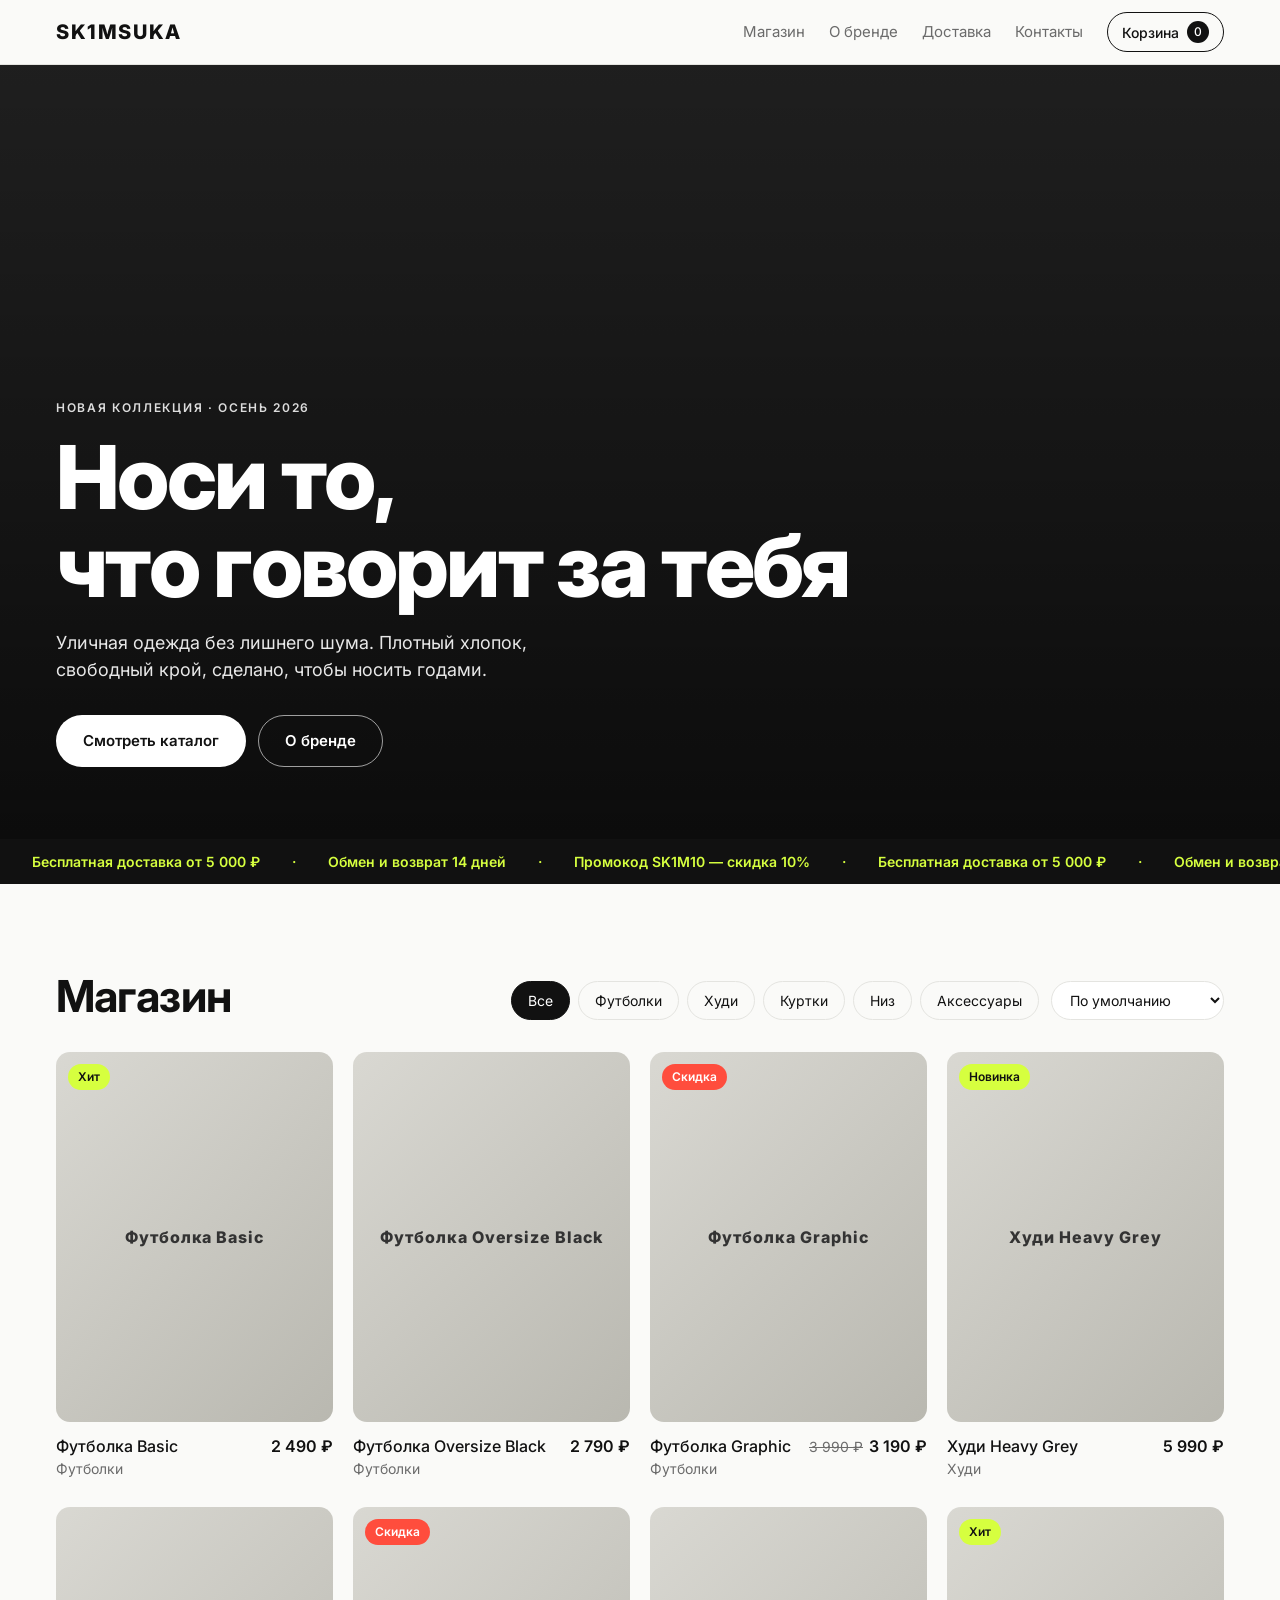
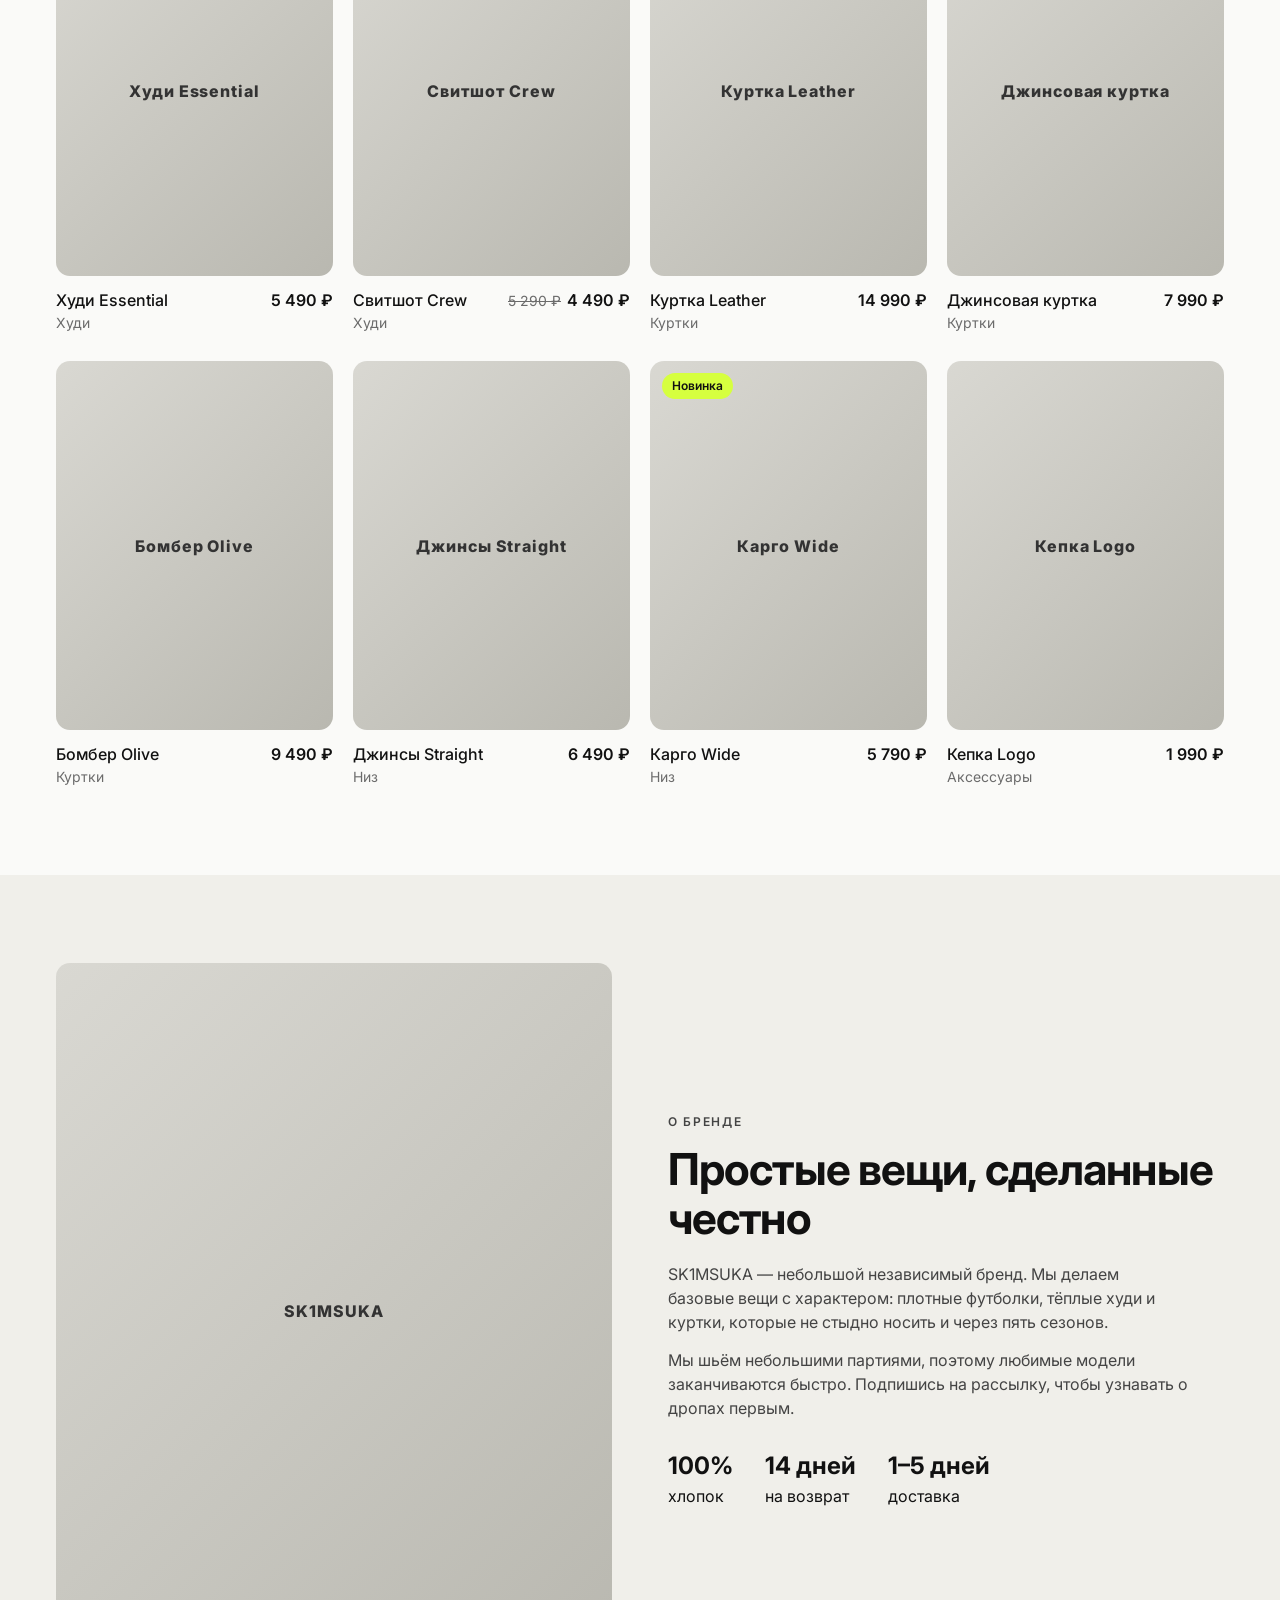
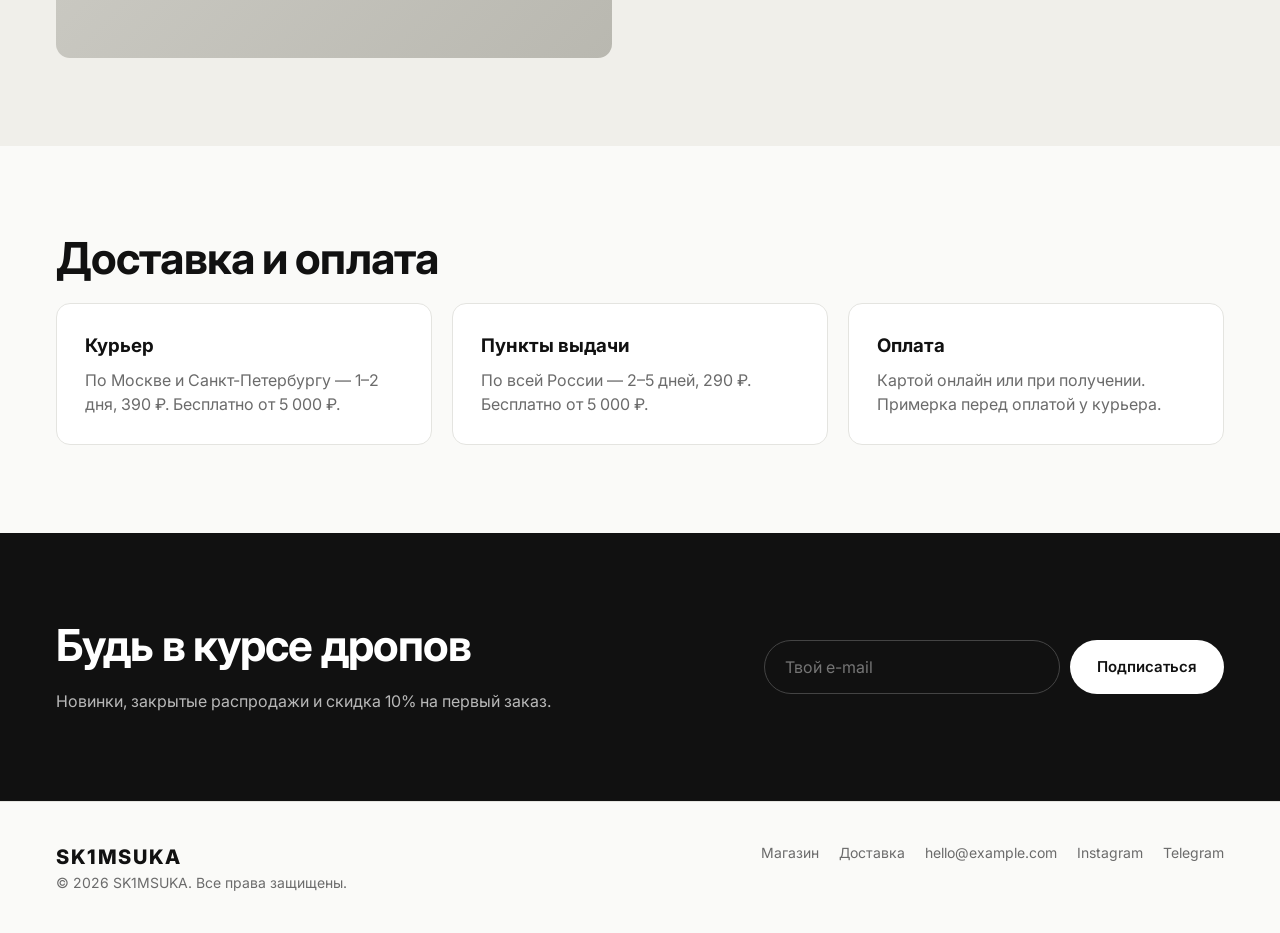
<file: index.html>
<!doctype html>
<html lang="ru">
<head>
  <meta charset="utf-8">
  <meta name="viewport" content="width=device-width, initial-scale=1">
  <title>SK1MSUKA — одежда</title>
  <meta name="description" content="SK1MSUKA — бренд уличной одежды. Футболки, худи, куртки, джинсы и аксессуары.">
  <link rel="preconnect" href="https://fonts.googleapis.com">
  <link rel="preconnect" href="https://fonts.gstatic.com" crossorigin>
  <link href="https://fonts.googleapis.com/css2?family=Inter:wght@400;500;600;800&display=swap" rel="stylesheet">
  <link rel="stylesheet" href="styles.css">
</head>
<body>

<header class="header">
  <div class="container header__inner">
    <button class="icon-btn burger" id="burger" aria-label="Меню">☰</button>
    <a href="#" class="logo">SK1MSUKA</a>
    <nav class="nav" id="nav">
      <a href="#shop">Магазин</a>
      <a href="#about">О бренде</a>
      <a href="#delivery">Доставка</a>
      <a href="#contacts">Контакты</a>
    </nav>
    <button class="cart-btn" id="cartOpen" aria-label="Корзина">
      Корзина <span class="cart-count" id="cartCount">0</span>
    </button>
  </div>
</header>

<main>
  <section class="hero">
    <div class="hero__bg"></div>
    <div class="container hero__content">
      <p class="eyebrow">Новая коллекция · Осень 2026</p>
      <h1>Носи то,<br>что говорит за тебя</h1>
      <p class="hero__text">Уличная одежда без лишнего шума. Плотный хлопок, свободный крой, сделано, чтобы носить годами.</p>
      <div class="hero__actions">
        <a href="#shop" class="btn btn--light">Смотреть каталог</a>
        <a href="#about" class="btn btn--ghost">О бренде</a>
      </div>
    </div>
  </section>

  <div class="marquee" aria-hidden="true">
    <div class="marquee__track">
      <span>Бесплатная доставка от 5 000 ₽</span><span>·</span>
      <span>Обмен и возврат 14 дней</span><span>·</span>
      <span>Промокод SK1M10 — скидка 10%</span><span>·</span>
      <span>Бесплатная доставка от 5 000 ₽</span><span>·</span>
      <span>Обмен и возврат 14 дней</span><span>·</span>
      <span>Промокод SK1M10 — скидка 10%</span><span>·</span>
    </div>
  </div>

  <section class="section" id="shop">
    <div class="container">
      <div class="section__head">
        <h2>Магазин</h2>
        <div class="shop-controls">
          <div class="filters" id="filters"></div>
          <select id="sort" class="select" aria-label="Сортировка">
            <option value="default">По умолчанию</option>
            <option value="price-asc">Сначала дешевле</option>
            <option value="price-desc">Сначала дороже</option>
            <option value="name">По названию</option>
          </select>
        </div>
      </div>
      <div class="grid" id="grid"></div>
    </div>
  </section>

  <section class="section section--alt" id="about">
    <div class="container about">
      <img class="about__img" src="https://images.unsplash.com/photo-1523381210434-271e8be1f52b?w=900&q=80" alt="Ателье бренда" loading="lazy" data-fallback="SK1MSUKA">
      <div>
        <p class="eyebrow eyebrow--dark">О бренде</p>
        <h2>Простые вещи, сделанные честно</h2>
        <p>SK1MSUKA — небольшой независимый бренд. Мы делаем базовые вещи с характером: плотные футболки, тёплые худи и куртки, которые не стыдно носить и через пять сезонов.</p>
        <p>Мы шьём небольшими партиями, поэтому любимые модели заканчиваются быстро. Подпишись на рассылку, чтобы узнавать о дропах первым.</p>
        <ul class="features">
          <li><strong>100%</strong> хлопок</li>
          <li><strong>14 дней</strong> на возврат</li>
          <li><strong>1–5 дней</strong> доставка</li>
        </ul>
      </div>
    </div>
  </section>

  <section class="section" id="delivery">
    <div class="container">
      <h2>Доставка и оплата</h2>
      <div class="cards3">
        <div class="info-card"><h3>Курьер</h3><p>По Москве и Санкт-Петербургу — 1–2 дня, 390 ₽. Бесплатно от 5 000 ₽.</p></div>
        <div class="info-card"><h3>Пункты выдачи</h3><p>По всей России — 2–5 дней, 290 ₽. Бесплатно от 5 000 ₽.</p></div>
        <div class="info-card"><h3>Оплата</h3><p>Картой онлайн или при получении. Примерка перед оплатой у курьера.</p></div>
      </div>
    </div>
  </section>

  <section class="section section--dark" id="contacts">
    <div class="container newsletter">
      <div>
        <h2>Будь в курсе дропов</h2>
        <p>Новинки, закрытые распродажи и скидка 10% на первый заказ.</p>
      </div>
      <form class="newsletter__form" id="newsletter">
        <input type="email" required placeholder="Твой e-mail" aria-label="E-mail">
        <button class="btn btn--light" type="submit">Подписаться</button>
      </form>
    </div>
  </section>
</main>

<footer class="footer">
  <div class="container footer__inner">
    <div>
      <div class="logo">SK1MSUKA</div>
      <p class="muted">© 2026 SK1MSUKA. Все права защищены.</p>
    </div>
    <div class="footer__links">
      <a href="#shop">Магазин</a>
      <a href="#delivery">Доставка</a>
      <a href="mailto:hello@example.com">hello@example.com</a>
      <a href="#" aria-label="Instagram">Instagram</a>
      <a href="#" aria-label="Telegram">Telegram</a>
    </div>
  </div>
</footer>

<!-- Карточка товара -->
<div class="overlay" id="overlay"></div>
<div class="modal" id="productModal" role="dialog" aria-modal="true" aria-hidden="true">
  <button class="icon-btn modal__close" data-close aria-label="Закрыть">✕</button>
  <div class="modal__body" id="productBody"></div>
</div>

<!-- Корзина -->
<aside class="drawer" id="cart" aria-hidden="true">
  <div class="drawer__head">
    <h3>Корзина</h3>
    <button class="icon-btn" data-close aria-label="Закрыть">✕</button>
  </div>
  <div class="drawer__items" id="cartItems"></div>
  <div class="drawer__foot" id="cartFoot">
    <form class="promo" id="promoForm">
      <input id="promoInput" placeholder="Промокод" aria-label="Промокод">
      <button class="btn btn--outline btn--sm" type="submit">Применить</button>
    </form>
    <div class="totals" id="totals"></div>
    <button class="btn btn--dark btn--block" id="checkoutBtn">Оформить заказ</button>
  </div>
</aside>

<!-- Оформление -->
<div class="modal" id="checkoutModal" role="dialog" aria-modal="true" aria-hidden="true">
  <button class="icon-btn modal__close" data-close aria-label="Закрыть">✕</button>
  <div class="modal__body modal__body--narrow" id="checkoutBody">
    <h3>Оформление заказа</h3>
    <form id="checkoutForm" class="form" novalidate>
      <label>Имя и фамилия<input name="name" required minlength="2"></label>
      <label>Телефон<input name="phone" type="tel" required placeholder="+7 900 000-00-00" pattern="[\d\s\+\-\(\)]{10,}"></label>
      <label>E-mail<input name="email" type="email" required></label>
      <label>Способ доставки
        <select name="delivery" class="select">
          <option value="courier">Курьер — 390 ₽</option>
          <option value="pickup">Пункт выдачи — 290 ₽</option>
        </select>
      </label>
      <label>Адрес<input name="address" required minlength="5"></label>
      <label>Оплата
        <select name="payment" class="select">
          <option>Картой онлайн</option>
          <option>При получении</option>
        </select>
      </label>
      <div class="totals" id="checkoutTotals"></div>
      <button class="btn btn--dark btn--block" type="submit">Подтвердить заказ</button>
    </form>
  </div>
</div>

<div class="toast" id="toast"></div>

<script src="app.js"></script>
</body>
</html>
</file>
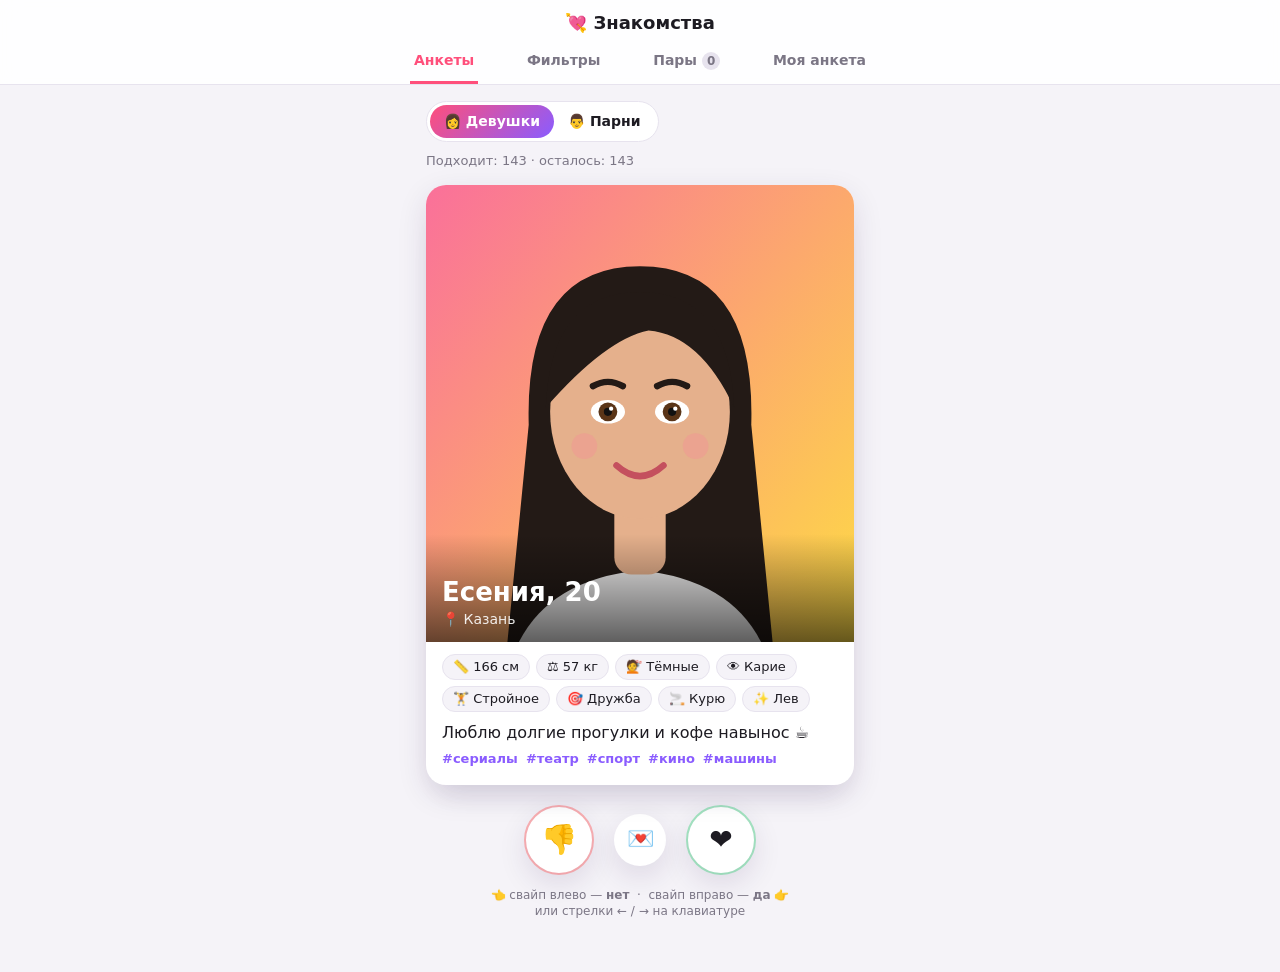
<file: dating/index.html>
<!doctype html>
<html lang="ru">
<head>
  <meta charset="utf-8">
  <meta name="viewport" content="width=device-width, initial-scale=1, viewport-fit=cover">
  <title>Знакомства — поиск по критериям</title>
  <meta name="description" content="Знакомства в стиле «да / нет»: ищи девушек и парней по росту, весу, цвету волос, глаз и другим критериям.">
  <link rel="stylesheet" href="styles.css">
</head>
<body>

<header class="top">
  <div class="logo">💘 Знакомства</div>
  <nav class="tabs" id="tabs">
    <button class="tab is-active" data-view="feed">Анкеты</button>
    <button class="tab" data-view="filters">Фильтры</button>
    <button class="tab" data-view="matches">Пары <span class="badge" id="matchCount">0</span></button>
    <button class="tab" data-view="profile">Моя анкета</button>
  </nav>
</header>

<main class="wrap">

  <!-- ЛЕНТА -->
  <section class="view is-active" id="view-feed">
    <div class="feed-head">
      <div class="seg" id="genderSwitch">
        <button data-gender="f">👩 Девушки</button>
        <button data-gender="m">👨 Парни</button>
      </div>
      <div class="found" id="foundInfo"></div>
    </div>

    <div class="stage" id="stage">
      <!-- карточка рендерится из app.js -->
    </div>

    <div class="actions" id="actions">
      <button class="act act--no" id="btnNo" title="Нет (←)">👎</button>
      <button class="act act--msg" id="btnMsg" title="Лайк с сообщением">💌</button>
      <button class="act act--yes" id="btnYes" title="Да (→)">❤️</button>
    </div>
    <p class="hint">👈 свайп влево — <b>нет</b> &nbsp;·&nbsp; свайп вправо — <b>да</b> 👉<br>или стрелки ← / → на клавиатуре</p>
  </section>

  <!-- ФИЛЬТРЫ -->
  <section class="view" id="view-filters">
    <h2>Кого ищем</h2>
    <form id="filterForm" class="filters">
      <div class="field">
        <label>Пол</label>
        <div class="seg seg--form">
          <label><input type="radio" name="gender" value="f"> <span>Девушки</span></label>
          <label><input type="radio" name="gender" value="m"> <span>Парни</span></label>
        </div>
      </div>

      <div class="field range">
        <label>Возраст: <b id="ageOut"></b></label>
        <div class="pair"><input type="number" name="ageMin" min="18" max="60"> — <input type="number" name="ageMax" min="18" max="60"></div>
      </div>
      <div class="field range">
        <label>Рост, см: <b id="heightOut"></b></label>
        <div class="pair"><input type="number" name="heightMin" min="140" max="210"> — <input type="number" name="heightMax" min="140" max="210"></div>
      </div>
      <div class="field range">
        <label>Вес, кг: <b id="weightOut"></b></label>
        <div class="pair"><input type="number" name="weightMin" min="40" max="130"> — <input type="number" name="weightMax" min="40" max="130"></div>
      </div>

      <div class="field"><label>Цвет волос</label><div class="chips" data-group="hair"></div></div>
      <div class="field"><label>Цвет глаз</label><div class="chips" data-group="eyes"></div></div>
      <div class="field"><label>Телосложение</label><div class="chips" data-group="body"></div></div>
      <div class="field"><label>Город</label><div class="chips" data-group="city"></div></div>
      <div class="field"><label>Цель знакомства</label><div class="chips" data-group="goal"></div></div>
      <div class="field"><label>Отношение к курению</label><div class="chips" data-group="smoking"></div></div>
      <div class="field"><label>Знак зодиака</label><div class="chips" data-group="zodiac"></div></div>

      <p class="muted">Ничего не выбрано в группе = подходит любой вариант.</p>

      <div class="form-actions">
        <button type="button" class="btn btn--ghost" id="filterReset">Сбросить</button>
        <button type="submit" class="btn">Показать анкеты (<span id="filterCount">0</span>)</button>
      </div>
    </form>
  </section>

  <!-- ПАРЫ -->
  <section class="view" id="view-matches">
    <h2>Взаимные симпатии</h2>
    <div class="list" id="matchList"></div>
    <h2>Ты лайкнул(а)</h2>
    <div class="list" id="likeList"></div>
    <button class="btn btn--ghost" id="resetSeen">Начать заново (сбросить просмотренные)</button>
  </section>

  <!-- МОЯ АНКЕТА -->
  <section class="view" id="view-profile">
    <h2>Моя анкета</h2>
    <form id="profileForm" class="filters">
      <div class="field"><label>Имя</label><input name="name" required maxlength="30" placeholder="Как тебя зовут"></div>
      <div class="field">
        <label>Я</label>
        <div class="seg seg--form">
          <label><input type="radio" name="gender" value="f" required> <span>Девушка</span></label>
          <label><input type="radio" name="gender" value="m"> <span>Парень</span></label>
        </div>
      </div>
      <div class="grid3">
        <div class="field"><label>Возраст</label><input type="number" name="age" min="18" max="99" required></div>
        <div class="field"><label>Рост, см</label><input type="number" name="height" min="120" max="230"></div>
        <div class="field"><label>Вес, кг</label><input type="number" name="weight" min="35" max="200"></div>
      </div>
      <div class="grid3">
        <div class="field"><label>Волосы</label><select name="hair" data-options="hair"></select></div>
        <div class="field"><label>Глаза</label><select name="eyes" data-options="eyes"></select></div>
        <div class="field"><label>Город</label><select name="city" data-options="city"></select></div>
      </div>
      <div class="field"><label>О себе</label><textarea name="about" rows="3" maxlength="300" placeholder="Пара слов о себе"></textarea></div>
      <div class="form-actions">
        <button type="submit" class="btn">Сохранить</button>
      </div>
    </form>
    <div id="profilePreview"></div>
  </section>

</main>

<!-- модалки -->
<div class="modal" id="modal" hidden>
  <div class="modal__box" id="modalBox"></div>
</div>

<div class="toast" id="toast"></div>

<script src="app.js"></script>
</body>
</html>
</file>
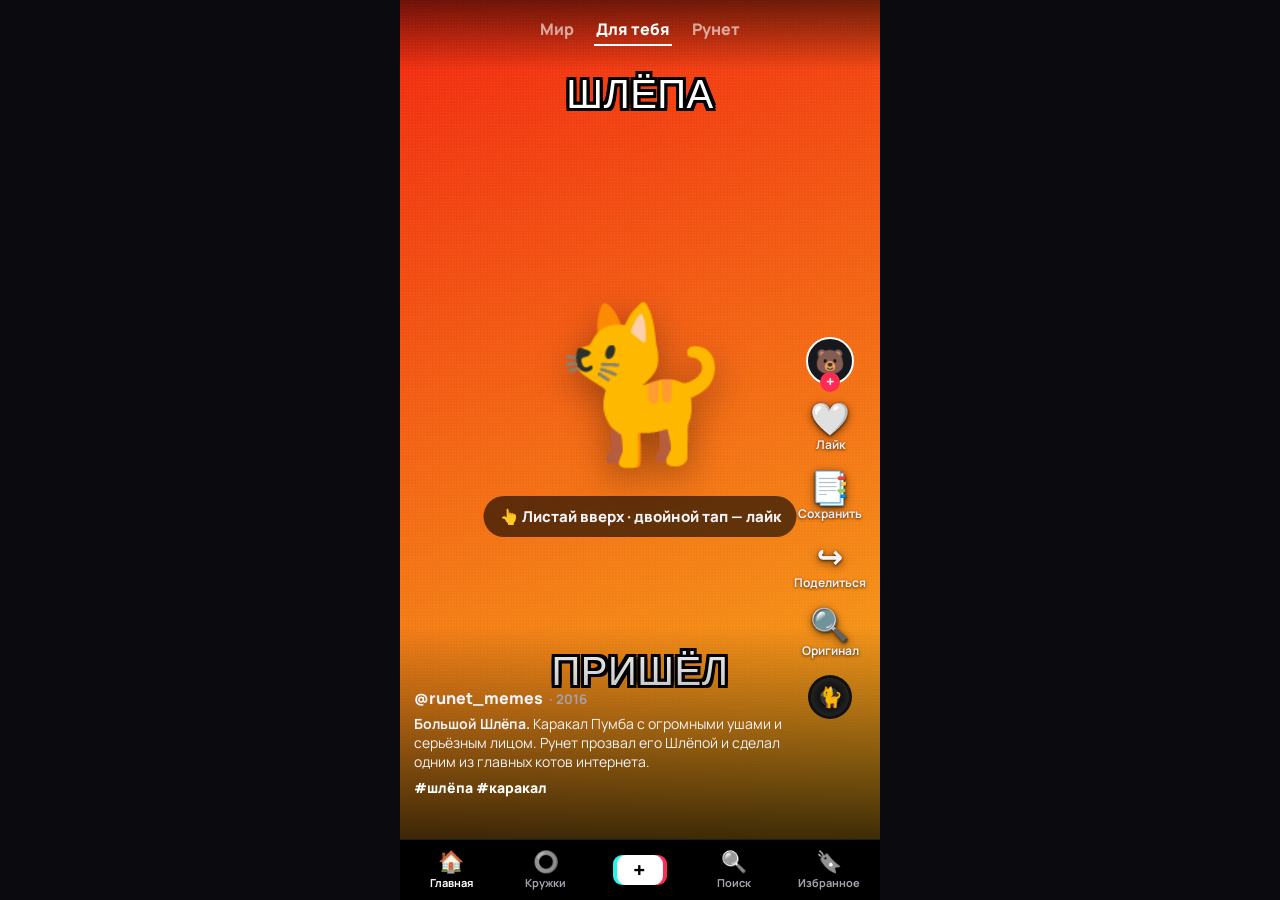
<file: memes/index.html>
<!doctype html>
<html lang="ru">
<head>
<meta charset="utf-8">
<meta name="viewport" content="width=device-width, initial-scale=1, viewport-fit=cover">
<title>Мемоток</title>
<link rel="preconnect" href="https://fonts.googleapis.com">
<link rel="preconnect" href="https://fonts.gstatic.com" crossorigin>
<link rel="stylesheet" href="https://fonts.googleapis.com/css2?family=Anton&family=Manrope:wght@500;700;800&display=swap">
<style>
/* Тёмный экран-телефон: вертикальная лента на весь экран, справа колонка действий, снизу навигация */
:root {
  --bg: #0b0b0f;
  --surface: #17171e;
  --line: #2a2a35;
  --text: #f4f3f8;
  --muted: #a3a1b0;
  --hot: #fe2c55;
  --cyan: #25f4ee;
  --font-ui: "Manrope", system-ui, -apple-system, "Segoe UI", sans-serif;
  --font-meme: "Anton", Impact, "Arial Black", sans-serif;
  color-scheme: dark;
}
* { box-sizing: border-box; }
html, body { height: 100%; margin: 0; }
body {
  background: var(--bg); color: var(--text); font-family: var(--font-ui); font-size: 15px;
  overflow: hidden; -webkit-tap-highlight-color: transparent;
}
button { font: inherit; color: inherit; cursor: pointer; background: none; border: 0; }
button:focus-visible, input:focus-visible { outline: 2px solid var(--cyan); outline-offset: 2px; }

.app { position: relative; height: 100%; max-width: 480px; margin: 0 auto; display: flex; flex-direction: column; background: #000; }
.screen { flex: 1; min-height: 0; position: relative; display: none; }
.screen.is-active { display: block; }

/* ---------- верхние вкладки ленты ---------- */
.feed-tabs {
  position: absolute; top: 0; left: 0; right: 0; z-index: 5; display: flex; justify-content: center; gap: 18px;
  padding: 14px 16px 24px; background: linear-gradient(rgba(0,0,0,.55), transparent); pointer-events: none;
}
.feed-tabs button { pointer-events: auto; font-weight: 800; font-size: 16px; color: rgba(255,255,255,.6); padding: 4px 2px; border-bottom: 2px solid transparent; }
.feed-tabs button.is-active { color: #fff; border-bottom-color: #fff; }

/* ---------- лента ---------- */
.feed { height: 100%; overflow-y: auto; scroll-snap-type: y mandatory; scrollbar-width: none; }
.feed::-webkit-scrollbar { display: none; }
.slide { position: relative; height: 100%; scroll-snap-align: start; scroll-snap-stop: always; overflow: hidden; }

.scene {
  position: absolute; inset: 0; display: flex; flex-direction: column; align-items: center; justify-content: space-between;
  padding: 70px 16px 150px; text-align: center; background: linear-gradient(160deg, var(--c1), var(--c2));
}
.scene::after { /* лёгкое зерно, чтобы сцена выглядела как кадр */
  content: ""; position: absolute; inset: 0; pointer-events: none; opacity: .08;
  background-image: radial-gradient(#fff 1px, transparent 1px); background-size: 3px 3px;
}
.cap {
  position: relative; z-index: 1; font-family: var(--font-meme); text-transform: uppercase; color: #fff; line-height: 1.05;
  font-size: clamp(26px, 8vw, 40px); letter-spacing: .5px; max-width: 100%; overflow-wrap: anywhere;
  text-shadow: 3px 3px 0 #000, -3px -3px 0 #000, 3px -3px 0 #000, -3px 3px 0 #000, 0 3px 0 #000, 3px 0 0 #000, 0 -3px 0 #000, -3px 0 0 #000;
}
.emo { position: relative; z-index: 1; font-size: clamp(90px, 32vw, 150px); line-height: 1; filter: drop-shadow(0 12px 18px rgba(0,0,0,.35)); }
.emo span { display: inline-block; }

/* анимации сцен — играют только на активном слайде */
.slide:not(.is-playing) .emo span, .paused .emo span { animation-play-state: paused !important; }
.a-bounce span { animation: bounce .7s ease-in-out infinite alternate; }
.a-spin span { animation: spin 2.4s linear infinite; }
.a-shake span { animation: shake .35s ease-in-out infinite; }
.a-float span { animation: float 2.2s ease-in-out infinite; }
.a-pulse span { animation: pulse .9s ease-in-out infinite; }
.a-dance span { animation: dance .6s ease-in-out infinite alternate; }
.a-dance span:nth-child(2n) { animation-delay: -.3s; }
.a-fly span { animation: fly 3s linear infinite; }
.a-zoom span { animation: zoom 1.6s cubic-bezier(.2,.8,.2,1) infinite; }
.a-bounce span:nth-child(2) { animation-delay: -.35s; }
@keyframes bounce { from { transform: translateY(0) } to { transform: translateY(-34px) } }
@keyframes spin { to { transform: rotate(360deg) } }
@keyframes shake { 0%,100% { transform: translateX(0) rotate(0) } 25% { transform: translateX(-8px) rotate(-6deg) } 75% { transform: translateX(8px) rotate(6deg) } }
@keyframes float { 0%,100% { transform: translateY(0) rotate(-4deg) } 50% { transform: translateY(-18px) rotate(4deg) } }
@keyframes pulse { 0%,100% { transform: scale(1) } 50% { transform: scale(1.18) } }
@keyframes dance { from { transform: rotate(-14deg) translateY(0) } to { transform: rotate(14deg) translateY(-14px) } }
@keyframes fly { 0% { transform: translateX(-60vw) } 100% { transform: translateX(60vw) } }
@keyframes zoom { 0% { transform: scale(.4); opacity: 0 } 30% { transform: scale(1.1); opacity: 1 } 100% { transform: scale(1) } }
@media (prefers-reduced-motion: reduce) { .emo span { animation: none !important; } }

.slide video { position: absolute; inset: 0; width: 100%; height: 100%; object-fit: cover; background: #000; }

.pause-ico {
  position: absolute; left: 50%; top: 50%; transform: translate(-50%, -50%); z-index: 2; font-size: 64px; opacity: 0;
  transition: opacity .2s; pointer-events: none; text-shadow: 0 4px 20px rgba(0,0,0,.6);
}
.paused .pause-ico { opacity: .85; }

/* правая колонка действий */
.rail { position: absolute; right: 8px; bottom: 120px; z-index: 3; display: flex; flex-direction: column; align-items: center; gap: 16px; }
.rail__ava {
  width: 48px; height: 48px; border-radius: 50%; border: 2px solid #fff; display: grid; place-items: center;
  background: var(--surface); font-size: 24px; position: relative;
}
.rail__ava::after { content: "+"; position: absolute; bottom: -9px; width: 20px; height: 20px; border-radius: 50%; background: var(--hot); font-size: 15px; line-height: 20px; font-weight: 800; text-align: center; }
a.rbtn { color: inherit; text-decoration: none; }
.rbtn { display: flex; flex-direction: column; align-items: center; gap: 2px; font-size: 12px; font-weight: 700; text-shadow: 0 1px 3px rgba(0,0,0,.7); }
.rbtn b { font-size: 32px; line-height: 1; filter: drop-shadow(0 2px 4px rgba(0,0,0,.5)); transition: transform .15s; }
.rbtn:active b { transform: scale(.85); }
.rbtn.is-on[data-act="like"] b { animation: pop .35s; }
@keyframes pop { 50% { transform: scale(1.35) } }
.disc { width: 44px; height: 44px; border-radius: 50%; display: grid; place-items: center; font-size: 20px; background: radial-gradient(circle, #333 30%, #111 32%, #222 60%, #111 62%); animation: spin 4s linear infinite; }
.slide:not(.is-playing) .disc, .paused .disc { animation-play-state: paused; }

/* подпись снизу */
.meta {
  position: absolute; left: 0; right: 0; bottom: 0; z-index: 2; padding: 60px 76px 16px 14px;
  background: linear-gradient(transparent, rgba(0,0,0,.75));
}
.meta__user { font-weight: 800; font-size: 16px; }
.meta__user small { font-weight: 700; color: var(--muted); margin-left: 6px; }
.meta__desc { margin: 6px 0; line-height: 1.35; font-size: 14px; display: -webkit-box; -webkit-line-clamp: 3; -webkit-box-orient: vertical; overflow: hidden; }
.meta__desc.is-open { -webkit-line-clamp: unset; }
.meta__tags { color: #fff; font-weight: 800; font-size: 14px; }
.meta__sound { margin-top: 8px; font-size: 13px; white-space: nowrap; overflow: hidden; }
.meta__sound span { display: inline-block; padding-left: 100%; animation: marquee 9s linear infinite; }
@keyframes marquee { to { transform: translateX(-100%) } }
.progress { position: absolute; left: 0; bottom: 0; height: 2px; background: rgba(255,255,255,.85); width: 0; z-index: 3; }
.slide.is-playing:not(.paused) .progress { animation: prog var(--dur, 8s) linear infinite; }
@keyframes prog { to { width: 100% } }

.heart-burst { position: absolute; z-index: 4; font-size: 90px; pointer-events: none; animation: burst .8s ease-out forwards; }
@keyframes burst { 0% { transform: translate(-50%,-50%) scale(.3) rotate(-15deg); opacity: 0 } 25% { opacity: 1; transform: translate(-50%,-50%) scale(1.2) rotate(8deg) } 100% { transform: translate(-50%,-160%) scale(1); opacity: 0 } }

.swipe-tip {
  position: absolute; left: 50%; bottom: 36%; transform: translateX(-50%); z-index: 6; pointer-events: none;
  background: rgba(0,0,0,.6); padding: 10px 16px; border-radius: 999px; font-weight: 800; white-space: nowrap;
  animation: tip 2.4s ease-in-out 3 forwards;
}
@keyframes tip { 0%,100% { transform: translate(-50%, 0); opacity: 1 } 50% { transform: translate(-50%, -24px) } 99% { opacity: 1 } }

/* ---------- кружки ---------- */
.page { height: 100%; overflow-y: auto; padding: 18px 16px 24px; }
.page h1 { font-size: 22px; margin: 0 0 4px; }
.page .sub { color: var(--muted); margin: 0 0 16px; font-size: 14px; }
.circles { display: grid; grid-template-columns: repeat(3, 1fr); gap: 14px 10px; }
.circle-item { display: flex; flex-direction: column; align-items: center; gap: 6px; font-size: 12px; font-weight: 700; text-align: center; min-width: 0; }
.circle-item span:last-child { max-width: 100%; overflow: hidden; text-overflow: ellipsis; white-space: nowrap; }
.circ {
  width: 100%; max-width: 110px; aspect-ratio: 1; border-radius: 50%; overflow: hidden; position: relative;
  display: grid; place-items: center; font-size: 44px; background: linear-gradient(160deg, var(--c1), var(--c2));
  box-shadow: 0 0 0 3px var(--bg), 0 0 0 5px var(--hot);
}
.circ video { position: absolute; inset: 0; width: 100%; height: 100%; object-fit: cover; }
.circ--add { background: var(--surface); box-shadow: 0 0 0 2px var(--line); font-size: 36px; }

.circle-view {
  position: fixed; inset: 0; z-index: 30; background: rgba(0,0,0,.88); display: flex; flex-direction: column;
  align-items: center; justify-content: center; gap: 18px; padding: 16px; text-align: center;
}
.circle-view[hidden] { display: none; }
.big-circ { position: relative; width: min(78vw, 340px); aspect-ratio: 1; }
.big-circ .circ { max-width: none; width: 100%; box-shadow: none; font-size: clamp(70px, 22vw, 120px); }
.big-circ .circ .cap { position: absolute; bottom: 16%; font-size: clamp(18px, 5vw, 26px); padding: 0 12%; }
.ring { position: absolute; inset: -8px; width: calc(100% + 16px); height: calc(100% + 16px); transform: rotate(-90deg); pointer-events: none; }
.ring circle { fill: none; stroke: var(--cyan); stroke-width: 4; stroke-linecap: round; stroke-dasharray: 100; stroke-dashoffset: 100; }
.circle-view.is-on .ring circle { animation: ring 6s linear infinite; }
@keyframes ring { to { stroke-dashoffset: 0 } }
.circle-view h3 { margin: 0; font-size: 18px; }
.circle-view p { margin: 0; color: var(--muted); max-width: 34ch; }

/* ---------- поиск и избранное ---------- */
.search { width: 100%; padding: 12px 14px; border-radius: 12px; border: 1px solid var(--line); background: var(--surface); color: var(--text); font: inherit; }
.chips { display: flex; gap: 8px; overflow-x: auto; padding: 12px 0; scrollbar-width: none; }
.chip { flex: none; padding: 7px 14px; border-radius: 999px; background: var(--surface); border: 1px solid var(--line); font-weight: 700; font-size: 13px; }
.chip.is-on { background: #fff; color: #000; border-color: #fff; }
.grid { display: grid; grid-template-columns: repeat(3, 1fr); gap: 4px; }
.tile {
  position: relative; aspect-ratio: 3 / 4; border-radius: 6px; overflow: hidden; display: flex; flex-direction: column;
  justify-content: space-between; align-items: center; padding: 8px 4px; background: linear-gradient(160deg, var(--c1), var(--c2)); min-width: 0;
}
.tile .t-emo { font-size: 38px; margin-top: auto; margin-bottom: auto; }
.tile .t-name { font-size: 11px; font-weight: 800; text-shadow: 0 1px 3px #000; text-align: center; max-width: 100%; overflow: hidden; text-overflow: ellipsis; white-space: nowrap; }
.tile .t-year { position: absolute; top: 5px; left: 6px; font-size: 10px; font-weight: 800; background: rgba(0,0,0,.45); padding: 1px 6px; border-radius: 6px; }
.empty { color: var(--muted); text-align: center; padding: 40px 10px; }

/* ---------- нижняя навигация ---------- */
.nav {
  flex: none; display: grid; grid-template-columns: repeat(5, 1fr); align-items: center; background: #000;
  border-top: 1px solid #1d1d24; padding: 6px 4px calc(6px + env(safe-area-inset-bottom, 0px));
}
.nav button { display: flex; flex-direction: column; align-items: center; gap: 2px; font-size: 11px; font-weight: 700; color: var(--muted); padding: 4px 0; }
.nav button b { font-size: 21px; line-height: 1.1; filter: grayscale(1) brightness(1.4); }
.nav button.is-active { color: #fff; }
.nav button.is-active b { filter: none; }
.nav .plus b {
  width: 46px; height: 30px; border-radius: 9px; background: #fff; color: #000; display: grid; place-items: center; font-size: 22px; font-weight: 800; filter: none;
  box-shadow: -4px 0 0 var(--cyan), 4px 0 0 var(--hot);
}

/* ---------- лист «добавить» и тост ---------- */
.sheet { position: fixed; inset: 0; z-index: 40; background: rgba(0,0,0,.6); display: flex; align-items: flex-end; justify-content: center; }
.sheet[hidden] { display: none; }
.sheet__box {
  width: 100%; max-width: 480px; background: var(--surface); border-radius: 18px 18px 0 0;
  padding: 18px 16px calc(18px + env(safe-area-inset-bottom, 0px)); display: flex; flex-direction: column; gap: 10px; animation: up .25s ease;
}
@keyframes up { from { transform: translateY(100%) } }
.sheet__box h3 { margin: 0 0 4px; }
.sheet__box p { margin: 0 0 6px; color: var(--muted); font-size: 13px; }
.sbtn { display: flex; align-items: center; gap: 12px; padding: 14px; border-radius: 12px; background: var(--bg); border: 1px solid var(--line); font-weight: 700; text-align: left; }
.sbtn b { font-size: 24px; }
.toast {
  position: fixed; left: 50%; top: 70px; z-index: 50; transform: translate(-50%, -20px); opacity: 0; transition: .25s; pointer-events: none;
  background: rgba(30,30,38,.95); padding: 10px 16px; border-radius: 999px; font-weight: 700; font-size: 14px; white-space: nowrap;
}
.toast.is-show { transform: translate(-50%, 0); opacity: 1; }
</style>
</head>
<body>
<div class="app">

  <!-- ЛЕНТА -->
  <section class="screen is-active" id="s-feed">
    <div class="feed-tabs" id="feedTabs">
      <button data-mode="world">Мир</button>
      <button data-mode="all" class="is-active">Для тебя</button>
      <button data-mode="ru">Рунет</button>
    </div>
    <div class="feed" id="feed"></div>
  </section>

  <!-- КРУЖКИ -->
  <section class="screen" id="s-circles">
    <div class="page">
      <h1>Кружки</h1>
      <p class="sub">Мемы в формате кружочков. Нажми, чтобы посмотреть. Можно добавить свой.</p>
      <div class="circles" id="circles"></div>
    </div>
  </section>

  <!-- ПОИСК -->
  <section class="screen" id="s-search">
    <div class="page">
      <input class="search" id="q" type="search" placeholder="Найти мем: доге, скибиди, ждун…" autocomplete="off">
      <div class="chips" id="cats"></div>
      <div class="grid" id="results"></div>
    </div>
  </section>

  <!-- ИЗБРАННОЕ -->
  <section class="screen" id="s-saved">
    <div class="page">
      <h1>Избранное</h1>
      <p class="sub" id="savedInfo"></p>
      <div class="grid" id="saved"></div>
    </div>
  </section>

  <nav class="nav" id="nav">
    <button data-screen="feed" class="is-active"><b>🏠</b>Главная</button>
    <button data-screen="circles"><b>⭕</b>Кружки</button>
    <button class="plus" id="plusBtn" aria-label="Добавить своё видео"><b>+</b></button>
    <button data-screen="search"><b>🔍</b>Поиск</button>
    <button data-screen="saved"><b>🔖</b>Избранное</button>
  </nav>
</div>

<div class="circle-view" id="circleView" hidden></div>

<div class="sheet" id="sheet" hidden>
  <div class="sheet__box">
    <h3>Добавить своё</h3>
    <p>Видео остаётся только у тебя в браузере и пропадёт после перезагрузки страницы.</p>
    <label class="sbtn"><b>🎬</b>Видео в ленту<input type="file" id="upFeed" accept="video/*" hidden></label>
    <label class="sbtn"><b>⭕</b>Видео как кружок<input type="file" id="upCircle" accept="video/*" hidden></label>
    <button class="sbtn" data-close-sheet><b>✕</b>Отмена</button>
  </div>
</div>

<div class="toast" id="toast"></div>

<script>
'use strict';

/* ============ МЕМЫ ============
   cat: world — мировые, tt — тикток-тренды, ru — рунет, brainrot — итальянский брейнрот
   anim: bounce | spin | shake | float | pulse | dance | fly | zoom                       */
const MEMES = [
  { id: 'rickroll', title: 'Рикролл', year: 2007, cat: 'world', emo: '🕺🎤', anim: 'dance', top: 'Never gonna', bottom: 'give you up',
    desc: 'Кидаешь ссылку «на что-то важное», а там клип Рика Эстли 1987 года. Розыгрыш, которому почти 20 лет и который до сих пор работает.',
    tags: ['рикролл', 'классика'], sound: 'Rick Astley — Never Gonna Give You Up', q: 'rickroll' },
  { id: 'trollface', title: 'Троллфейс', year: 2008, cat: 'world', emo: '😏', anim: 'pulse', top: '', bottom: 'Problem?',
    desc: 'Ухмылка, нарисованная в Paint. Лицо всех интернет-троллей конца нулевых.', tags: ['троллинг', 'рейджкомиксы'], sound: 'оригинальный звук', q: 'trollface' },
  { id: 'nyan', title: 'Nyan Cat', year: 2011, cat: 'world', emo: '🌈🐱', anim: 'fly', top: 'Nyan nyan', bottom: 'nyan nyan',
    desc: 'Пиксельный кот с телом из печенья летит по космосу и оставляет радугу. Под бесконечную японскую песенку.', tags: ['nyancat', 'пиксели'], sound: 'Nyan Cat — оригинальная мелодия', q: 'nyan cat' },
  { id: 'gangnam', title: 'Gangnam Style', year: 2012, cat: 'world', emo: '🐎🕶️', anim: 'dance', top: 'Oppa', bottom: 'Gangnam Style',
    desc: 'PSY и танец «на невидимой лошади». Первый клип на YouTube, набравший миллиард просмотров.', tags: ['psy', 'танец'], sound: 'PSY — Gangnam Style', q: 'gangnam style' },
  { id: 'doge', title: 'Doge', year: 2013, cat: 'world', emo: '🐕', anim: 'float', top: 'such wow', bottom: 'much meme',
    desc: 'Сиба-ину Кабосу с косым взглядом и подписи цветным Comic Sans. Из мема потом вырос даже Dogecoin.', tags: ['doge', 'сиба'], sound: 'оригинальный звук', q: 'doge meme' },
  { id: 'harlem', title: 'Harlem Shake', year: 2013, cat: 'world', emo: '🪖💥🕺', anim: 'shake', top: 'Con los terroristas', bottom: '',
    desc: 'Один человек в шлеме танцует, все остальные спокойны. Бит падает, и все в кадре сходят с ума.', tags: ['harlemshake', 'челлендж'], sound: 'Baauer — Harlem Shake', q: 'harlem shake' },
  { id: 'fine', title: 'This is fine', year: 2013, cat: 'world', emo: '🔥🐶☕', anim: 'pulse', top: 'This is fine', bottom: '',
    desc: 'Пёс в шляпе пьёт кофе в горящей комнате и говорит, что всё нормально. Лучшая иллюстрация понедельника.', tags: ['всёнормально', 'комикс'], sound: 'оригинальный звук', q: 'this is fine meme' },
  { id: 'icebucket', title: 'Ice Bucket Challenge', year: 2014, cat: 'world', emo: '🪣🧊🥶', anim: 'shake', top: 'Я принимаю', bottom: 'вызов!',
    desc: 'Выливаешь на себя ведро ледяной воды и передаёшь вызов друзьям. Флешмоб собрал деньги на борьбу с БАС.', tags: ['icebucketchallenge', 'челлендж'], sound: 'оригинальный звук', q: 'ice bucket challenge' },
  { id: 'stonks', title: 'Stonks', year: 2017, cat: 'world', emo: '📈🧑‍💼', anim: 'zoom', top: '', bottom: 'Stonks',
    desc: '3D-бизнесмен на фоне графика. Пишется с ошибкой специально: так подписывают «гениальные» финансовые решения.', tags: ['stonks', 'деньги'], sound: 'оригинальный звук', q: 'stonks meme' },
  { id: 'distracted', title: 'Отвлечённый парень', year: 2017, cat: 'world', emo: '🚶‍♂️👀💃', anim: 'shake', top: 'Я', bottom: 'новая идея',
    desc: 'Стоковое фото: парень оборачивается на другую девушку, а его девушка в шоке. Подходит под любой выбор в жизни.', tags: ['distractedboyfriend', 'сток'], sound: 'оригинальный звук', q: 'distracted boyfriend meme' },
  { id: 'catyell', title: 'Женщина кричит на кота', year: 2019, cat: 'world', emo: '😫👉😾🥗', anim: 'shake', top: 'Ты съел мой салат!', bottom: 'Я не люблю овощи',
    desc: 'Кадр из реалити-шоу плюс кот Смадж за столом с тарелкой. Две случайные картинки стали одним мемом.', tags: ['кот', 'смадж'], sound: 'оригинальный звук', q: 'woman yelling at cat' },
  { id: 'coffin', title: 'Coffin Dance', year: 2020, cat: 'world', emo: '⚰️🕺🕺', anim: 'dance', top: '', bottom: 'Astronomia',
    desc: 'Ганские носильщики гробов танцуют под электронику. В 2020-м их приклеивали в конец любого фейла.', tags: ['coffindance', 'astronomia'], sound: 'Tony Igy — Astronomia', q: 'coffin dance' },
  { id: 'sus', title: 'Sus', year: 2020, cat: 'world', emo: '📮🔪', anim: 'float', top: 'Красный', bottom: 'какой-то сус',
    desc: 'Из игры Among Us. «Сус» — тот, кто ведёт себя подозрительно. Слово прижилось и вне игры.', tags: ['amongus', 'сус'], sound: 'Among Us — звук голосования', q: 'among us sus' },
  { id: 'ohno', title: 'Oh No', year: 2020, cat: 'tt', emo: '😱', anim: 'zoom', top: 'Oh no, oh no,', bottom: 'oh no no no no',
    desc: 'Под этот звук в TikTok выкладывали момент за секунду до падения, фейла или катастрофы.', tags: ['ohno', 'фейлы'], sound: 'Capone — Oh No', q: 'oh no oh no no no' },
  { id: 'bernie', title: 'Берни в варежках', year: 2021, cat: 'world', emo: '🧤🪑🧓', anim: 'float', top: 'Я на любой', bottom: 'вечеринке',
    desc: 'Сенатор Берни Сандерс на инаугурации сидит на стуле в огромных варежках. Его вставляли во все фото мира.', tags: ['берни', 'варежки'], sound: 'оригинальный звук', q: 'bernie mittens' },
  { id: 'gigachad', title: 'Гигачад', year: 2021, cat: 'world', emo: '🗿', anim: 'zoom', top: 'Average', bottom: 'enjoyer',
    desc: 'Чёрно-белое фото с идеальной челюстью. Им отвечают, когда спокойно и уверенно согласны с чем-то.', tags: ['гигачад', 'сигма'], sound: 'Can You Feel My Heart (slowed)', q: 'gigachad' },
  { id: 'bing', title: 'Bing Chilling', year: 2021, cat: 'world', emo: '🍦😎', anim: 'pulse', top: 'Zǎo shang hǎo', bottom: 'bing chilling',
    desc: 'Джон Сина с мороженым по-китайски объявляет «бинчилинь». Звучит как «bing chilling» и стало мемом.', tags: ['джонсина', 'мороженое'], sound: 'оригинальный звук', q: 'bing chilling' },
  { id: 'corn', title: 'It\'s corn!', year: 2022, cat: 'tt', emo: '🌽👦', anim: 'bounce', top: 'It\'s corn!', bottom: 'A big lump with knobs',
    desc: 'Мальчик в интервью рассказывает, как любит кукурузу. Из ролика сделали песню, которая стала гимном лета.', tags: ['corn', 'кукуруза'], sound: 'It\'s Corn (remix)', q: 'its corn kid' },
  { id: 'sideeye', title: 'Bombastic side eye', year: 2022, cat: 'tt', emo: '👀', anim: 'shake', top: 'Bombastic', bottom: 'side eye',
    desc: '«Бомбический косой взгляд, криминальный оскорбительный косой взгляд». Звук для реакций на странные заявления.', tags: ['sideeye', 'реакция'], sound: 'bombastic side eye — оригинальный звук', q: 'bombastic side eye' },
  { id: 'wednesday', title: 'Танец Уэнсдей', year: 2022, cat: 'tt', emo: '🖤💃', anim: 'dance', top: '', bottom: 'Bloody Mary (sped up)',
    desc: 'Дерзкий танец из сериала. TikTok повторил его под ускоренную песню Леди Гаги, которой в сцене даже не было.', tags: ['wednesday', 'танец'], sound: 'Lady Gaga — Bloody Mary (sped up)', q: 'wednesday dance' },
  { id: 'grimace', title: 'Grimace Shake', year: 2023, cat: 'tt', emo: '🟣🥤', anim: 'shake', top: 'Happy birthday', bottom: 'Grimace!',
    desc: 'Пробуешь фиолетовый коктейль из McDonald\'s, а в следующем кадре ты лежишь «без сознания» в фиолетовой жиже. Мини-хоррор.', tags: ['grimaceshake', 'тренд'], sound: 'оригинальный звук', q: 'grimace shake' },
  { id: 'skibidi', title: 'Skibidi Toilet', year: 2023, cat: 'tt', emo: '🚽🗣️', anim: 'bounce', top: 'Skibidi dop', bottom: 'dop yes yes',
    desc: 'Головы поют из унитазов и воюют с камерами-людьми. Короткий сериал, который захватил всех школьников планеты.', tags: ['skibidi', 'брейнрот'], sound: 'Dom Dom Yes Yes (remix)', q: 'skibidi toilet' },
  { id: 'chipi', title: 'Chipi Chipi Chapa Chapa', year: 2023, cat: 'tt', emo: '🐱🎶', anim: 'dance', top: 'Chipi chipi', bottom: 'chapa chapa',
    desc: 'Кот подпрыгивает под весёлую песенку. Его вставляют в любые истории как «пересказ событий котами».', tags: ['chipichipi', 'коты'], sound: 'Chipi Chipi Chapa Chapa', q: 'chipi chipi chapa chapa' },
  { id: 'rizz', title: 'Rizz', year: 2023, cat: 'tt', emo: '😎✨', anim: 'pulse', top: 'У него', bottom: 'нереальный rizz',
    desc: 'Сленг для «умения очаровывать». Оксфордский словарь назвал его словом 2023 года.', tags: ['rizz', 'сленг'], sound: 'оригинальный звук', q: 'rizz' },
  { id: 'moodeng', title: 'Му Денг', year: 2024, cat: 'tt', emo: '🦛', anim: 'bounce', top: 'Не трогайте', bottom: 'меня',
    desc: 'Карликовый бегемотик из тайского зоопарка, который всё время недоволен и кусается. Стал любимцем интернета.', tags: ['moodeng', 'бегемот'], sound: 'оригинальный звук', q: 'moo deng' },
  { id: 'demure', title: 'Very demure', year: 2024, cat: 'tt', emo: '💅', anim: 'float', top: 'Very demure,', bottom: 'very mindful',
    desc: '«Очень скромно, очень осознанно». Описываешь так любое своё действие, даже самое неосознанное.', tags: ['demure', 'сленг'], sound: 'оригинальный звук', q: 'very demure very mindful' },
  { id: 'tralalero', title: 'Tralalero Tralala', year: 2025, cat: 'brainrot', emo: '🦈👟', anim: 'bounce', top: 'Tralalero', bottom: 'tralala',
    desc: 'Акула в трёх кроссовках Nike. Открыла волну «итальянского брейнрота»: нейросетевые существа с итальянскими именами.', tags: ['italianbrainrot', 'брейнрот'], sound: 'Tralalero Tralala — озвучка', q: 'tralalero tralala' },
  { id: 'tung', title: 'Tung Tung Tung Sahur', year: 2025, cat: 'brainrot', emo: '🪵🏏', anim: 'shake', top: 'Tung tung tung', bottom: 'sahur',
    desc: 'Деревянный человечек с битой, который будит на сахур. Самый жуткий и самый популярный персонаж брейнрота.', tags: ['tungtungtung', 'брейнрот'], sound: 'Tung Tung Tung Sahur — озвучка', q: 'tung tung tung sahur' },
  { id: 'bombardiro', title: 'Bombardiro Crocodilo', year: 2025, cat: 'brainrot', emo: '🐊✈️', anim: 'fly', top: 'Bombardiro', bottom: 'crocodilo',
    desc: 'Крокодил-бомбардировщик из той же вселенной итальянского брейнрота. Озвучка с драматичным итальянским акцентом.', tags: ['bombardiro', 'брейнрот'], sound: 'Bombardiro Crocodilo — озвучка', q: 'bombardiro crocodilo' },
  { id: 'labubu', title: 'Лабубу', year: 2025, cat: 'tt', emo: '🧸', anim: 'float', top: 'Достала', bottom: 'Лабубу!',
    desc: 'Зубастая плюшевая зверушка в коробках-сюрпризах. За ней стояли очереди, и её вешали на сумки по всему миру.', tags: ['labubu', 'распаковка'], sound: 'оригинальный звук', q: 'labubu' },
  { id: 'sixseven', title: '6-7', year: 2025, cat: 'tt', emo: '🤷‍♂️', anim: 'dance', top: 'Six', bottom: 'seveeen',
    desc: 'Говоришь «шесть-семь» и качаешь руками вверх-вниз. Смысла нет, и в этом весь смысл. Школьники кричат это на уроках.', tags: ['67', 'сленг'], sound: 'Skrilla — Doot Doot (6 7)', q: '6 7 meme' },
  { id: 'yuy', title: 'Ъуъ съука', year: 2014, cat: 'ru', emo: '😼', anim: 'shake', top: 'Ъуъ', bottom: 'съука',
    desc: 'Злобный кот с подписью на «кошачьем» языке. Одна из главных реакций рунета середины 2010-х.', tags: ['ъуъ', 'кот'], sound: 'оригинальный звук', q: 'ъуъ съука' },
  { id: 'shlepa', title: 'Большой Шлёпа', year: 2016, cat: 'ru', emo: '🐈', anim: 'float', top: 'Шлёпа', bottom: 'пришёл',
    desc: 'Каракал Пумба с огромными ушами и серьёзным лицом. Рунет прозвал его Шлёпой и сделал одним из главных котов интернета.', tags: ['шлёпа', 'каракал'], sound: 'оригинальный звук', q: 'большой шлепа' },
  { id: 'zhdun', title: 'Ждун', year: 2017, cat: 'ru', emo: '🫠', anim: 'float', top: 'Когда ждёшь', bottom: 'пятницу',
    desc: 'Серое существо-скульптура голландской художницы. В оригинале оно ждёт результатов анализов, а в рунете — чего угодно.', tags: ['ждун', 'ожидание'], sound: 'оригинальный звук', q: 'ждун' },
  { id: 'sdelal', title: 'Я сделяль', year: 2018, cat: 'ru', emo: '🙋‍♂️', anim: 'bounce', top: '', bottom: 'Я сделяль',
    desc: 'Гордое «я сделяль» подписывают под любым сомнительным достижением: от починки крана скотчем до сданной сессии.', tags: ['ясделяль', 'реакция'], sound: 'оригинальный звук', q: 'я сделяль' },
  { id: 'okak', title: 'Окак', year: 2023, cat: 'ru', emo: '😯', anim: 'zoom', top: '', bottom: 'Окак',
    desc: 'Короткое удивлённое «о, как» слитно. Универсальный ответ, когда сказать нечего, а ответить надо.', tags: ['окак', 'реакция'], sound: 'оригинальный звук', q: 'окак мем' },
  { id: 'sigmaboy', title: 'Сигма бой', year: 2024, cat: 'ru', emo: '🎤👧👧', anim: 'dance', top: 'Сигма', bottom: 'сигма бой',
    desc: 'Песня двух девочек-подростков из России, которая разлетелась по TikTok всего мира. Её пели даже те, кто не знает русский.', tags: ['сигмабой', 'песня'], sound: 'Betsy & Мария Янковская — Сигма бой', q: 'сигма бой' },
];

const PALETTES = [['#ff6a88', '#ff99ac'], ['#5f2c82', '#49a09d'], ['#f7971e', '#ffd200'], ['#00c6ff', '#0072ff'],
  ['#c94b4b', '#4b134f'], ['#11998e', '#38ef7d'], ['#fc466b', '#3f5efb'], ['#8e2de2', '#4a00e0'], ['#f12711', '#f5af19'],
  ['#1d976c', '#93f9b9'], ['#ee0979', '#ff6a00'], ['#3a1c71', '#d76d77']];
MEMES.forEach((m, i) => { m.pal = PALETTES[i % PALETTES.length]; m.dur = 6 + (i % 5); });

const CATS = { all: 'Все', tt: 'TikTok', world: 'Мировые', ru: 'Рунет', brainrot: 'Брейнрот', old: 'До 2015', new: '2023+' };
const CAT_AVA = { world: '🌍', tt: '🎵', ru: '🐻', brainrot: '🧠', mine: '🙂' };
const CAT_USER = { world: '@internet_legends', tt: '@tiktok_trends', ru: '@runet_memes', brainrot: '@italian_brainrot', mine: '@ты' };

/* ============ СОСТОЯНИЕ ============ */
const KEY = 'memetok_v1';
const store = (() => { try { return JSON.parse(localStorage.getItem(KEY)) || {}; } catch (e) { return {}; } })();
const state = { likes: new Set(store.likes || []), saved: new Set(store.saved || []), mode: 'all', cat: 'all', q: '', uploads: [], circleUploads: [] };
function persist() {
  try { localStorage.setItem(KEY, JSON.stringify({ likes: [...state.likes], saved: [...state.saved], tipSeen: true })); } catch (e) { /* без сохранения */ }
}

/* ============ УТИЛИТЫ ============ */
const $ = s => document.querySelector(s);
const esc = s => String(s ?? '').replace(/[&<>"']/g, c => ({ '&': '&amp;', '<': '&lt;', '>': '&gt;', '"': '&quot;', "'": '&#39;' }[c]));
const emoSpans = e => [...new Intl.Segmenter(undefined, { granularity: 'grapheme' }).segment(e)].map(s => `<span>${s.segment}</span>`).join('');
const byId = Object.fromEntries(MEMES.map(m => [m.id, m]));
let toastT;
function toast(t) { const el = $('#toast'); el.textContent = t; el.classList.add('is-show'); clearTimeout(toastT); toastT = setTimeout(() => el.classList.remove('is-show'), 1700); }
const ttSearch = q => `https://www.tiktok.com/search?q=${encodeURIComponent(q)}`;

/* ============ ЛЕНТА ============ */
function feedItems() {
  // свои видео сверху, дальше мемы; «Для тебя» перемешивает порядок
  let list = MEMES.filter(m => state.mode === 'all' || (state.mode === 'ru' ? m.cat === 'ru' : m.cat !== 'ru'));
  if (state.mode === 'all') list = shuffled(list);
  return [...state.uploads, ...list];
}
let shuffleSeed = Math.floor(Math.random() * 1e9);
function shuffled(arr) {
  let s = shuffleSeed; const rnd = () => ((s = (s * 1103515245 + 12345) % 2147483648) / 2147483648);
  const a = arr.slice();
  for (let i = a.length - 1; i > 0; i--) { const j = Math.floor(rnd() * (i + 1)); [a[i], a[j]] = [a[j], a[i]]; }
  return a;
}

function slideHtml(m) {
  const liked = state.likes.has(m.id), saved = state.saved.has(m.id);
  const media = m.video
    ? `<video src="${m.video}" loop playsinline muted></video>`
    : `<div class="scene" style="--c1:${m.pal[0]};--c2:${m.pal[1]}">
         <div class="cap">${esc(m.top)}</div>
         <div class="emo a-${m.anim}">${emoSpans(m.emo)}</div>
         <div class="cap">${esc(m.bottom)}</div>
       </div>`;
  return `<article class="slide" data-id="${m.id}" style="--dur:${m.dur || 8}s">
    ${media}
    <div class="pause-ico">▶</div>
    <div class="rail">
      <div class="rail__ava">${CAT_AVA[m.cat] || '🙂'}</div>
      <button class="rbtn ${liked ? 'is-on' : ''}" data-act="like" aria-label="Лайк"><b>${liked ? '❤️' : '🤍'}</b>${liked ? 'Твой' : 'Лайк'}</button>
      <button class="rbtn ${saved ? 'is-on' : ''}" data-act="save" aria-label="В избранное"><b>${saved ? '🔖' : '📑'}</b>${saved ? 'Сохранено' : 'Сохранить'}</button>
      <button class="rbtn" data-act="share" aria-label="Поделиться"><b>↪️</b>Поделиться</button>
      ${m.q ? `<a class="rbtn" href="${ttSearch(m.q)}" target="_blank" rel="noopener" aria-label="Найти оригинал в TikTok"><b>🔍</b>Оригинал</a>` : ''}
      <div class="disc">${m.emo ? [...new Intl.Segmenter().segment(m.emo)][0].segment : '🎵'}</div>
    </div>
    <div class="meta">
      <div class="meta__user">${CAT_USER[m.cat] || '@ты'}<small>· ${m.year || 'сейчас'}</small></div>
      <div class="meta__desc" data-act="more"><b>${esc(m.title)}.</b> ${esc(m.desc)}</div>
      <div class="meta__tags">${(m.tags || []).map(t => `#${esc(t)}`).join(' ')}</div>
      <div class="meta__sound"><span>♫ ${esc(m.sound || 'оригинальный звук')}</span></div>
    </div>
    <div class="progress"></div>
  </article>`;
}

const feed = $('#feed');
let observer;
function renderFeed(keepId) {
  feed.innerHTML = feedItems().map(slideHtml).join('');
  observer?.disconnect();
  observer = new IntersectionObserver(entries => entries.forEach(e => setPlaying(e.target, e.isIntersecting)), { root: feed, threshold: .6 });
  feed.querySelectorAll('.slide').forEach(s => observer.observe(s));
  if (keepId) feed.querySelector(`[data-id="${keepId}"]`)?.scrollIntoView();
  else feed.scrollTop = 0;
}
function setPlaying(slide, on) {
  slide.classList.toggle('is-playing', on);
  if (!on) slide.classList.remove('paused');
  const v = slide.querySelector('video');
  if (v) on ? v.play().catch(() => {}) : v.pause();
}

// тап — пауза, двойной тап — лайк с сердечком
let lastTap = 0, tapTimer;
feed.addEventListener('click', e => {
  const slide = e.target.closest('.slide');
  if (!slide) return;
  const act = e.target.closest('[data-act]')?.dataset.act;
  if (e.target.closest('a')) return;
  if (act) { handleAct(act, slide, e.target.closest('[data-act]')); return; }
  const now = Date.now();
  if (now - lastTap < 300) {
    clearTimeout(tapTimer);
    burst(slide, e);
    if (!state.likes.has(slide.dataset.id)) handleAct('like', slide, slide.querySelector('[data-act="like"]'));
  } else {
    tapTimer = setTimeout(() => togglePause(slide), 300);
  }
  lastTap = now;
});
function togglePause(slide) {
  slide.classList.toggle('paused');
  const v = slide.querySelector('video');
  if (v) slide.classList.contains('paused') ? v.pause() : v.play().catch(() => {});
}
function burst(slide, e) {
  const r = slide.getBoundingClientRect();
  const h = document.createElement('div');
  h.className = 'heart-burst'; h.textContent = '❤️';
  h.style.left = `${e.clientX - r.left}px`; h.style.top = `${e.clientY - r.top}px`;
  slide.appendChild(h);
  setTimeout(() => h.remove(), 800);
}

function handleAct(act, slide, btn) {
  const id = slide.dataset.id;
  const m = byId[id] || state.uploads.find(u => u.id === id);
  if (act === 'like') {
    const on = !state.likes.has(id);
    on ? state.likes.add(id) : state.likes.delete(id);
    btn.classList.toggle('is-on', on);
    btn.innerHTML = `<b>${on ? '❤️' : '🤍'}</b>${on ? 'Твой' : 'Лайк'}`;
    persist();
  }
  if (act === 'save') {
    const on = !state.saved.has(id);
    on ? state.saved.add(id) : state.saved.delete(id);
    btn.classList.toggle('is-on', on);
    btn.innerHTML = `<b>${on ? '🔖' : '📑'}</b>${on ? 'Сохранено' : 'Сохранить'}`;
    persist();
    toast(on ? 'Добавлено в избранное' : 'Убрано из избранного');
  }
  if (act === 'share') share(m);
  if (act === 'more') slide.querySelector('.meta__desc').classList.toggle('is-open');
}
function share(m) {
  const text = m.q ? `${m.title} (${m.year}) — ${m.desc} Смотреть: ${ttSearch(m.q)}` : m.title;
  try {
    navigator.clipboard.writeText(text).then(() => toast('Скопировано, кидай друзьям'), () => toast('Не получилось скопировать'));
  } catch (e) { toast('Не получилось скопировать'); }
}

$('#feedTabs').addEventListener('click', e => {
  const b = e.target.closest('button');
  if (!b) return;
  state.mode = b.dataset.mode;
  document.querySelectorAll('#feedTabs button').forEach(x => x.classList.toggle('is-active', x === b));
  shuffleSeed = Math.floor(Math.random() * 1e9);
  renderFeed();
});

document.addEventListener('keydown', e => {
  if (!$('#s-feed').classList.contains('is-active') || e.target.matches('input')) return;
  if (e.key === 'ArrowDown') { e.preventDefault(); feed.scrollBy({ top: feed.clientHeight, behavior: 'smooth' }); }
  if (e.key === 'ArrowUp') { e.preventDefault(); feed.scrollBy({ top: -feed.clientHeight, behavior: 'smooth' }); }
  if (e.key === ' ') { e.preventDefault(); const s = feed.querySelector('.slide.is-playing'); if (s) togglePause(s); }
});

/* ============ КРУЖКИ ============ */
function renderCircles() {
  const items = [
    ...state.circleUploads.map(u => `<button class="circle-item" data-circle="${u.id}"><span class="circ"><video src="${u.video}" muted loop playsinline autoplay></video></span><span>Мой кружок</span></button>`),
    ...MEMES.map(m => `<button class="circle-item" data-circle="${m.id}"><span class="circ" style="--c1:${m.pal[0]};--c2:${m.pal[1]}">${esc([...new Intl.Segmenter().segment(m.emo)][0].segment)}</span><span>${esc(m.title)}</span></button>`),
  ];
  $('#circles').innerHTML = `<label class="circle-item"><span class="circ circ--add">＋</span><span>Добавить</span><input type="file" accept="video/*" hidden data-up="circle"></label>` + items.join('');
}
$('#circles').addEventListener('click', e => {
  const b = e.target.closest('[data-circle]');
  if (b) openCircle(b.dataset.circle);
});
function openCircle(id) {
  const m = byId[id];
  const u = state.circleUploads.find(x => x.id === id);
  const inner = u
    ? `<span class="circ"><video src="${u.video}" autoplay loop playsinline controls></video></span>`
    : `<span class="circ" style="--c1:${m.pal[0]};--c2:${m.pal[1]}"><span class="emo a-${m.anim}" style="font-size:inherit">${emoSpans(m.emo)}</span><span class="cap">${esc(m.bottom || m.top)}</span></span>`;
  const v = $('#circleView');
  v.innerHTML = `<div class="big-circ">${inner}<svg class="ring" viewBox="0 0 36 36"><circle cx="18" cy="18" r="16" pathLength="100"/></svg></div>
    <h3>${u ? 'Мой кружок' : esc(m.title) + ' · ' + m.year}</h3>
    ${u ? '' : `<p>${esc(m.desc)}</p>`}
    <p style="font-size:12px">Нажми в любом месте, чтобы закрыть</p>`;
  v.hidden = false;
  v.classList.add('is-on');
  // в кружке анимация всегда играет
  v.querySelectorAll('.emo span').forEach(s => (s.style.animationPlayState = 'running'));
}
$('#circleView').addEventListener('click', e => {
  if (e.target.closest('video')) return;
  const v = $('#circleView'); v.hidden = true; v.classList.remove('is-on'); v.innerHTML = '';
});

/* ============ ПОИСК ============ */
function tileHtml(m) {
  return `<button class="tile" data-open="${m.id}" style="--c1:${m.pal[0]};--c2:${m.pal[1]}">
    <span class="t-year">${m.year}</span><span class="t-emo">${esc(m.emo)}</span><span class="t-name">${esc(m.title)}</span></button>`;
}
function matchCat(m, c) {
  if (c === 'all') return true;
  if (c === 'old') return m.year < 2015;
  if (c === 'new') return m.year >= 2023;
  return m.cat === c || (c === 'tt' && m.cat === 'brainrot');
}
function renderSearch() {
  $('#cats').innerHTML = Object.entries(CATS).map(([k, v]) => `<button class="chip ${state.cat === k ? 'is-on' : ''}" data-cat="${k}">${v}</button>`).join('');
  const q = state.q.trim().toLowerCase();
  const res = MEMES.filter(m => matchCat(m, state.cat) &&
    (!q || [m.title, m.desc, m.top, m.bottom, ...(m.tags || [])].join(' ').toLowerCase().includes(q)))
    .sort((a, b) => a.year - b.year);
  $('#results').innerHTML = res.length ? res.map(tileHtml).join('') : '<p class="empty" style="grid-column:1/-1">Ничего не нашлось. Попробуй другое слово.</p>';
}
$('#q').addEventListener('input', e => { state.q = e.target.value; renderSearch(); });
$('#cats').addEventListener('click', e => { const c = e.target.closest('[data-cat]'); if (c) { state.cat = c.dataset.cat; renderSearch(); } });

/* ============ ИЗБРАННОЕ ============ */
function renderSaved() {
  const list = MEMES.filter(m => state.saved.has(m.id));
  $('#savedInfo').textContent = `Сохранено: ${list.length} · лайков: ${[...state.likes].filter(id => byId[id]).length}`;
  $('#saved').innerHTML = list.length ? list.map(tileHtml).join('') : '<p class="empty" style="grid-column:1/-1">Тут пусто. Жми 📑 на любом меме, чтобы сохранить.</p>';
}

// открыть мем в ленте из поиска или избранного
document.addEventListener('click', e => {
  const t = e.target.closest('[data-open]');
  if (!t) return;
  state.mode = 'all';
  document.querySelectorAll('#feedTabs button').forEach(x => x.classList.toggle('is-active', x.dataset.mode === 'all'));
  show('feed');
  renderFeed(t.dataset.open);
});

/* ============ НАВИГАЦИЯ ============ */
function show(name) {
  document.querySelectorAll('.screen').forEach(s => s.classList.toggle('is-active', s.id === `s-${name}`));
  document.querySelectorAll('#nav [data-screen]').forEach(b => b.classList.toggle('is-active', b.dataset.screen === name));
  if (name !== 'feed') feed.querySelectorAll('.slide').forEach(s => setPlaying(s, false));
  if (name === 'circles') renderCircles();
  if (name === 'search') renderSearch();
  if (name === 'saved') renderSaved();
}
$('#nav').addEventListener('click', e => {
  const b = e.target.closest('[data-screen]');
  if (!b) return;
  show(b.dataset.screen);
  if (b.dataset.screen === 'feed') renderFeed(feed.querySelector('.slide.is-playing')?.dataset.id);
});

/* ============ ЗАГРУЗКА СВОИХ ВИДЕО ============ */
const sheet = $('#sheet');
$('#plusBtn').addEventListener('click', () => { sheet.hidden = false; });
sheet.addEventListener('click', e => { if (e.target === sheet || e.target.closest('[data-close-sheet]')) sheet.hidden = true; });
let upSeq = 0;
function addVideo(file, asCircle) {
  if (!file || !file.type.startsWith('video/')) { toast('Нужен видеофайл'); return; }
  const item = { id: `up${++upSeq}`, video: URL.createObjectURL(file), cat: 'mine', title: file.name.replace(/\.[^.]+$/, ''),
    desc: 'Твоё видео. Оно видно только тебе.', tags: ['моё'], sound: 'оригинальный звук', dur: 10 };
  sheet.hidden = true;
  if (asCircle) { state.circleUploads.unshift(item); show('circles'); toast('Кружок добавлен'); }
  else { state.uploads.unshift(item); show('feed'); renderFeed(item.id); toast('Видео добавлено в ленту'); }
}
$('#upFeed').addEventListener('change', e => { addVideo(e.target.files[0], false); e.target.value = ''; });
$('#upCircle').addEventListener('change', e => { addVideo(e.target.files[0], true); e.target.value = ''; });
document.addEventListener('change', e => { if (e.target.dataset.up === 'circle') { addVideo(e.target.files[0], true); e.target.value = ''; } });

/* ============ СТАРТ ============ */
renderFeed();
if (!store.tipSeen) {
  const tip = document.createElement('div');
  tip.className = 'swipe-tip';
  tip.textContent = '👆 Листай вверх · двойной тап — лайк';
  $('#s-feed').appendChild(tip);
  setTimeout(() => tip.remove(), 7500);
  persist();
}
</script>
</body>
</html>
</file>
<file: styles.css>
:root {
  --bg: #fafaf8;
  --fg: #111;
  --muted: #6b6b6b;
  --line: #e4e4e0;
  --alt: #f0efea;
  --accent: #d6ff3f;
  --radius: 14px;
}

* { box-sizing: border-box; margin: 0; padding: 0; }
html { scroll-behavior: smooth; }
body {
  font-family: Inter, system-ui, -apple-system, sans-serif;
  background: var(--bg);
  color: var(--fg);
  line-height: 1.5;
  -webkit-font-smoothing: antialiased;
}
body.locked { overflow: hidden; }
img { display: block; max-width: 100%; }
a { color: inherit; text-decoration: none; }
button, input, select { font: inherit; color: inherit; }
button { cursor: pointer; background: none; border: 0; }

.container { width: 100%; max-width: 1200px; margin: 0 auto; padding: 0 16px; }
.muted { color: var(--muted); font-size: 14px; }

/* Header */
.header {
  position: sticky; top: 0; z-index: 50;
  background: rgba(250, 250, 248, .9);
  backdrop-filter: blur(10px);
  border-bottom: 1px solid var(--line);
}
.header__inner { display: flex; align-items: center; gap: 24px; height: 64px; }
.logo { font-weight: 800; letter-spacing: .08em; font-size: 20px; }
.nav { display: flex; gap: 24px; margin-left: auto; font-size: 15px; }
.nav a { color: var(--muted); transition: color .2s; }
.nav a:hover { color: var(--fg); }
.cart-btn {
  display: flex; align-items: center; gap: 8px;
  padding: 8px 14px; border: 1px solid var(--fg); border-radius: 999px;
  font-weight: 500; font-size: 14px; transition: background .2s, color .2s;
}
.cart-btn:hover { background: var(--fg); color: #fff; }
.cart-count {
  background: var(--fg); color: #fff; border-radius: 999px;
  min-width: 22px; height: 22px; display: grid; place-items: center; font-size: 12px; padding: 0 6px;
}
.cart-btn:hover .cart-count { background: var(--accent); color: var(--fg); }
.cart-count.bump { animation: bump .35s; }
@keyframes bump { 50% { transform: scale(1.35); } }
.icon-btn { width: 40px; height: 40px; display: grid; place-items: center; border-radius: 50%; font-size: 18px; }
.icon-btn:hover { background: var(--alt); }
.burger { display: none; }

/* Buttons */
.btn {
  display: inline-flex; align-items: center; justify-content: center;
  padding: 14px 26px; border-radius: 999px; font-weight: 600; font-size: 15px;
  transition: transform .15s, background .2s, opacity .2s; border: 1px solid transparent;
}
.btn:active { transform: scale(.97); }
.btn--light { background: #fff; color: var(--fg); }
.btn--light:hover { background: var(--accent); }
.btn--ghost { border-color: rgba(255,255,255,.6); color: #fff; }
.btn--ghost:hover { background: rgba(255,255,255,.12); }
.btn--dark { background: var(--fg); color: #fff; }
.btn--dark:hover { opacity: .85; }
.btn--dark:disabled { opacity: .35; cursor: not-allowed; }
.btn--outline { border-color: var(--fg); }
.btn--outline:hover { background: var(--fg); color: #fff; }
.btn--sm { padding: 10px 16px; font-size: 14px; }
.btn--block { width: 100%; }

/* Hero */
.hero { position: relative; min-height: 86vh; display: flex; align-items: flex-end; color: #fff; overflow: hidden; }
.hero__bg {
  position: absolute; inset: 0;
  background: linear-gradient(180deg, rgba(0,0,0,.1), rgba(0,0,0,.65)),
    url("https://images.unsplash.com/photo-1490481651871-ab68de25d43d?w=1800&q=80") center/cover, #222;
}
.hero__content { position: relative; padding-bottom: 72px; padding-top: 120px; }
.eyebrow { text-transform: uppercase; letter-spacing: .14em; font-size: 12px; font-weight: 600; opacity: .85; margin-bottom: 16px; }
.eyebrow--dark { color: var(--muted); opacity: 1; }
.hero h1 { font-size: clamp(40px, 7vw, 88px); line-height: 1; font-weight: 800; letter-spacing: -.03em; }
.hero__text { max-width: 480px; margin: 20px 0 32px; font-size: 18px; opacity: .9; }
.hero__actions { display: flex; gap: 12px; flex-wrap: wrap; }

/* Marquee */
.marquee { background: var(--fg); color: var(--accent); overflow: hidden; white-space: nowrap; padding: 12px 0; font-weight: 600; font-size: 14px; }
.marquee__track { display: inline-flex; gap: 32px; animation: marquee 30s linear infinite; padding-left: 32px; }
@keyframes marquee { to { transform: translateX(-50%); } }

/* Sections */
.section { padding: 88px 0; }
.section--alt { background: var(--alt); }
.section--dark { background: var(--fg); color: #fff; }
.section h2 { font-size: clamp(28px, 4vw, 44px); letter-spacing: -.02em; line-height: 1.1; margin-bottom: 20px; }
.section__head { display: flex; justify-content: space-between; align-items: flex-end; gap: 20px; flex-wrap: wrap; margin-bottom: 32px; }
.section__head h2 { margin-bottom: 0; }

.shop-controls { display: flex; gap: 12px; flex-wrap: wrap; align-items: center; }
.filters { display: flex; gap: 8px; flex-wrap: wrap; }
.chip { padding: 8px 16px; border-radius: 999px; border: 1px solid var(--line); font-size: 14px; transition: all .2s; }
.chip:hover { border-color: var(--fg); }
.chip.active { background: var(--fg); border-color: var(--fg); color: #fff; }
.select { padding: 9px 14px; border-radius: 999px; border: 1px solid var(--line); background: #fff; font-size: 14px; }

/* Product grid */
.grid { display: grid; grid-template-columns: repeat(4, 1fr); gap: 28px 20px; }
.card { cursor: pointer; }
.card__media { position: relative; aspect-ratio: 3/4; border-radius: var(--radius); overflow: hidden; background: var(--alt); }
.card__media img { width: 100%; height: 100%; object-fit: cover; transition: transform .5s; }
.card:hover .card__media img { transform: scale(1.05); }
.badge { position: absolute; top: 12px; left: 12px; background: var(--accent); color: var(--fg); font-size: 12px; font-weight: 600; padding: 4px 10px; border-radius: 999px; }
.badge--sale { background: #ff4d3d; color: #fff; }
.card__quick {
  position: absolute; left: 12px; right: 12px; bottom: 12px;
  background: #fff; border-radius: 999px; padding: 12px; font-weight: 600; font-size: 14px;
  opacity: 0; transform: translateY(8px); transition: all .25s;
}
.card:hover .card__quick { opacity: 1; transform: none; }
.card__quick:hover { background: var(--accent); }
.card__info { display: flex; justify-content: space-between; gap: 12px; margin-top: 12px; }
.card__name { font-weight: 500; }
.card__cat { color: var(--muted); font-size: 14px; }
.price { font-weight: 600; white-space: nowrap; }
.price s { color: var(--muted); font-weight: 400; margin-right: 6px; font-size: 14px; }

.img-fallback {
  width: 100%; height: 100%; display: grid; place-items: center; text-align: center; padding: 16px;
  background: linear-gradient(135deg, #d9d8d2, #b9b8b0); color: #333; font-weight: 800; letter-spacing: .06em;
}

/* About */
.about { display: grid; grid-template-columns: 1fr 1fr; gap: 56px; align-items: center; }
.about__img { width: 100%; aspect-ratio: 4/5; object-fit: cover; border-radius: var(--radius); background: #ddd; }
.about p { color: #444; margin-bottom: 14px; max-width: 520px; }
.features { list-style: none; display: flex; gap: 32px; margin-top: 28px; flex-wrap: wrap; }
.features strong { display: block; font-size: 24px; }

.cards3 { display: grid; grid-template-columns: repeat(3, 1fr); gap: 20px; }
.info-card { border: 1px solid var(--line); border-radius: var(--radius); padding: 28px; background: #fff; }
.info-card h3 { margin-bottom: 8px; }
.info-card p { color: var(--muted); }

.newsletter { display: flex; justify-content: space-between; align-items: center; gap: 32px; flex-wrap: wrap; }
.newsletter p { opacity: .7; }
.newsletter__form { display: flex; gap: 10px; flex: 1; max-width: 460px; min-width: 260px; }
.newsletter__form input {
  flex: 1; min-width: 0; padding: 14px 20px; border-radius: 999px; border: 1px solid #444; background: transparent; color: #fff;
}

.footer { padding: 40px 0; border-top: 1px solid var(--line); }
.footer__inner { display: flex; justify-content: space-between; gap: 24px; flex-wrap: wrap; }
.footer__links { display: flex; gap: 20px; flex-wrap: wrap; color: var(--muted); font-size: 14px; }
.footer__links a:hover { color: var(--fg); }

/* Overlay, modal, drawer */
.overlay { position: fixed; inset: 0; background: rgba(0,0,0,.45); opacity: 0; pointer-events: none; transition: opacity .25s; z-index: 90; }
.overlay.open { opacity: 1; pointer-events: auto; }

.modal {
  position: fixed; left: 50%; top: 50%; z-index: 100;
  width: min(960px, calc(100% - 32px)); max-height: calc(100% - 32px); overflow: auto;
  background: var(--bg); border-radius: 20px;
  transform: translate(-50%, -46%); opacity: 0; pointer-events: none; transition: all .25s;
}
.modal.open { transform: translate(-50%, -50%); opacity: 1; pointer-events: auto; }
.modal__close { position: absolute; top: 12px; right: 12px; z-index: 2; background: rgba(255,255,255,.85); }
.modal__body { padding: 0; }
.modal__body--narrow { padding: 32px; max-width: 520px; margin: 0 auto; }
#checkoutModal { width: min(560px, calc(100% - 32px)); }

.product { display: grid; grid-template-columns: 1fr 1fr; }
.product__media { aspect-ratio: 3/4; background: var(--alt); }
.product__media img { width: 100%; height: 100%; object-fit: cover; }
.product__info { padding: 40px 32px; display: flex; flex-direction: column; gap: 16px; }
.product__info h3 { font-size: 28px; line-height: 1.15; }
.product__info .price { font-size: 22px; }
.product__desc { color: #444; }
.label { font-size: 13px; text-transform: uppercase; letter-spacing: .1em; color: var(--muted); margin-bottom: 8px; }
.sizes { display: flex; gap: 8px; flex-wrap: wrap; }
.size { min-width: 48px; height: 44px; padding: 0 12px; border: 1px solid var(--line); border-radius: 10px; font-weight: 500; transition: all .15s; }
.size:hover { border-color: var(--fg); }
.size.active { background: var(--fg); color: #fff; border-color: var(--fg); }
.size.error { animation: shake .35s; border-color: #ff4d3d; }
@keyframes shake { 25% { transform: translateX(-4px); } 75% { transform: translateX(4px); } }
.qty { display: inline-flex; align-items: center; border: 1px solid var(--line); border-radius: 999px; }
.qty button { width: 36px; height: 36px; font-size: 18px; }
.qty span { min-width: 28px; text-align: center; font-weight: 600; }
.product__actions { display: flex; gap: 12px; align-items: center; margin-top: 8px; }
.product__actions .btn { flex: 1; }

.drawer {
  position: fixed; top: 0; right: 0; bottom: 0; z-index: 100;
  width: min(420px, 100%); background: var(--bg);
  display: flex; flex-direction: column;
  transform: translateX(100%); transition: transform .3s ease;
}
.drawer.open { transform: none; }
.drawer__head { display: flex; justify-content: space-between; align-items: center; padding: 16px 20px; border-bottom: 1px solid var(--line); }
.drawer__items { flex: 1; overflow: auto; padding: 8px 20px; }
.drawer__foot { padding: 20px; border-top: 1px solid var(--line); display: flex; flex-direction: column; gap: 14px; }
.cart-item { display: grid; grid-template-columns: 80px 1fr auto; gap: 14px; padding: 16px 0; border-bottom: 1px solid var(--line); }
.cart-item__img { width: 80px; aspect-ratio: 3/4; border-radius: 10px; overflow: hidden; background: var(--alt); }
.cart-item__img img { width: 100%; height: 100%; object-fit: cover; }
.cart-item__name { font-weight: 500; }
.cart-item__meta { color: var(--muted); font-size: 14px; margin-bottom: 8px; }
.cart-item__right { display: flex; flex-direction: column; align-items: flex-end; justify-content: space-between; }
.remove { color: var(--muted); font-size: 13px; text-decoration: underline; }
.remove:hover { color: #ff4d3d; }
.empty { text-align: center; padding: 64px 0; color: var(--muted); }
.empty .btn { margin-top: 16px; }

.promo { display: flex; gap: 8px; }
.promo input { flex: 1; min-width: 0; padding: 10px 16px; border: 1px solid var(--line); border-radius: 999px; background: #fff; }
.totals { display: flex; flex-direction: column; gap: 6px; font-size: 15px; }
.totals div { display: flex; justify-content: space-between; }
.totals .total { font-size: 18px; font-weight: 700; padding-top: 8px; border-top: 1px solid var(--line); margin-top: 4px; }
.totals .discount { color: #1a8f3c; }

.form { display: flex; flex-direction: column; gap: 14px; margin-top: 20px; }
.form label { display: flex; flex-direction: column; gap: 6px; font-size: 14px; font-weight: 500; }
.form input, .form .select { padding: 12px 14px; border: 1px solid var(--line); border-radius: 10px; background: #fff; font-weight: 400; font-size: 15px; }
.form input:focus, .form .select:focus { outline: 2px solid var(--fg); outline-offset: -1px; }
.form input.invalid { border-color: #ff4d3d; background: #fff6f5; }
.success { text-align: center; padding: 24px 0; }
.success__icon { width: 64px; height: 64px; border-radius: 50%; background: var(--accent); display: grid; place-items: center; font-size: 30px; margin: 0 auto 16px; }
.success p { color: var(--muted); margin: 8px 0 20px; }

.toast {
  position: fixed; left: 50%; bottom: 24px; z-index: 200;
  transform: translate(-50%, 20px); opacity: 0; pointer-events: none;
  background: var(--fg); color: #fff; padding: 12px 20px; border-radius: 999px; font-size: 14px;
  transition: all .25s; max-width: calc(100% - 32px); text-align: center;
}
.toast.show { opacity: 1; transform: translate(-50%, 0); }

/* Responsive */
@media (max-width: 960px) {
  .grid { grid-template-columns: repeat(3, 1fr); }
  .about { grid-template-columns: 1fr; gap: 32px; }
  .about__img { aspect-ratio: 16/10; }
}
@media (max-width: 760px) {
  .burger { display: grid; }
  .logo { margin-right: auto; }
  .nav {
    position: absolute; top: 64px; left: 0; right: 0; flex-direction: column; gap: 0;
    background: var(--bg); border-bottom: 1px solid var(--line);
    max-height: 0; overflow: hidden; transition: max-height .3s;
  }
  .nav.open { max-height: 300px; }
  .nav a { padding: 14px 16px; border-top: 1px solid var(--line); color: var(--fg); }
  .header__inner { gap: 8px; }
  .grid { grid-template-columns: repeat(2, 1fr); gap: 24px 12px; }
  .card__quick { opacity: 1; transform: none; padding: 8px; font-size: 13px; }
  .cards3 { grid-template-columns: 1fr; }
  .product { grid-template-columns: 1fr; }
  .product__media { aspect-ratio: 1; }
  .product__info { padding: 24px 20px; }
  .section { padding: 64px 0; }
  .newsletter__form { flex-direction: column; }
  .card__info { flex-direction: column; gap: 2px; }
}
@media (prefers-reduced-motion: reduce) {
  *, *::before, *::after { animation: none !important; transition: none !important; }
}
</file>
<file: dating/styles.css>
:root {
  --bg: #f5f3f8;
  --surface: #ffffff;
  --text: #1d1b22;
  --muted: #7b7685;
  --line: #e7e3ee;
  --accent: #ff4f7b;
  --accent-2: #8a5cff;
  --yes: #2ecc71;
  --no: #ff4d4d;
  --radius: 20px;
  --shadow: 0 10px 30px rgba(40, 20, 70, .12);
}
@media (prefers-color-scheme: dark) {
  :root:not([data-theme="light"]) {
    --bg: #131118; --surface: #1e1b25; --text: #f2eff7; --muted: #9a94a6; --line: #2e2a37;
    --shadow: 0 10px 30px rgba(0, 0, 0, .45); color-scheme: dark;
  }
}
:root[data-theme="dark"] {
  --bg: #131118; --surface: #1e1b25; --text: #f2eff7; --muted: #9a94a6; --line: #2e2a37;
    --shadow: 0 10px 30px rgba(0, 0, 0, .45); color-scheme: dark;
}
* { box-sizing: border-box; }
html, body { margin: 0; }
body {
  font-family: system-ui, -apple-system, "Segoe UI", Roboto, sans-serif;
  background: var(--bg); color: var(--text); line-height: 1.4;
  -webkit-tap-highlight-color: transparent;
  overflow-x: clip;
}
button { font: inherit; cursor: pointer; color: inherit; }
input, select, textarea { font: inherit; color: inherit; }
h2 { font-size: 20px; margin: 24px 0 12px; }
.muted { color: var(--muted); font-size: 14px; }

/* ---------- шапка ---------- */
.top {
  position: sticky; top: env(safe-area-inset-top, 0px); z-index: 10;
  background: color-mix(in srgb, var(--surface) 88%, transparent);
  backdrop-filter: blur(10px);
  border-bottom: 1px solid var(--line);
  padding: 10px 16px 0;
}
.logo { font-weight: 800; font-size: 18px; text-align: center; }
.tabs { display: flex; justify-content: space-between; gap: 2px; max-width: 460px; margin-left: auto; margin-right: auto; margin-top: 6px; overflow-x: auto; }
.tab {
  font-size: 14px;
  background: none; border: 0; padding: 10px 4px; font-weight: 600; color: var(--muted);
  border-bottom: 3px solid transparent; white-space: nowrap;
}
.tab.is-active { color: var(--accent); border-bottom-color: var(--accent); }
.badge {
  display: inline-block; min-width: 18px; padding: 0 5px; border-radius: 9px;
  background: var(--accent); color: #fff; font-size: 12px; line-height: 18px; text-align: center;
}
.badge.is-zero { background: var(--line); color: var(--muted); }

.wrap { max-width: 460px; margin: 0 auto; padding: 16px 16px 40px; }
.view { display: none; }
.view.is-active { display: block; }

/* ---------- лента ---------- */
.feed-head { display: flex; align-items: center; justify-content: space-between; gap: 10px; flex-wrap: wrap; margin-bottom: 14px; }
.found { font-size: 13px; color: var(--muted); }
.seg { display: inline-flex; background: var(--surface); border: 1px solid var(--line); border-radius: 999px; padding: 3px; }
.seg button { border: 0; background: none; padding: 7px 14px; border-radius: 999px; font-weight: 600; font-size: 14px; }
.seg button.is-active { background: linear-gradient(135deg, var(--accent), var(--accent-2)); color: #fff; }

.stage { position: relative; height: min(calc(100vh - 290px), 600px); min-height: 420px; }
.card {
  position: absolute; inset: 0;
  background: var(--surface); border-radius: var(--radius); box-shadow: var(--shadow);
  overflow: hidden; display: flex; flex-direction: column;
  touch-action: pan-y; user-select: none; cursor: grab;
  --yes: 0; --no: 0;
}
.card:active { cursor: grabbing; }
.card--under { transform: scale(.95) translateY(14px); opacity: .7; pointer-events: none; }
.card--static { position: relative; cursor: default; touch-action: auto; user-select: text; }
.card__photo { position: relative; flex: 1 1 auto; min-height: 220px; overflow: hidden; }
.card--static .card__photo { height: 300px; flex: none; }
.ava { display: block; width: 100%; height: 100%; object-fit: cover; }
.card__photo .ava { position: absolute; inset: 0; }
.pic { position: relative; display: block; width: 100%; height: 100%; }
.card__photo .pic { position: absolute; inset: 0; }
.pic img { position: absolute; inset: 0; width: 100%; height: 100%; object-fit: cover; pointer-events: none; user-select: none; }
.card__photo svg { width: 100%; height: 100%; }
.card__title {
  position: absolute; left: 0; right: 0; bottom: 0; padding: 40px 16px 12px; color: #fff;
  background: linear-gradient(transparent, rgba(0, 0, 0, .6));
  display: flex; flex-direction: column;
}
.card__title b { font-size: 26px; }
.card__title span { font-size: 14px; opacity: .9; }
.card__body { padding: 12px 16px 16px; flex: none; max-height: 45%; overflow-y: auto; }
.card--static .card__body { max-height: none; }
.tags { display: flex; flex-wrap: wrap; gap: 6px; }
.tag { background: var(--bg); border: 1px solid var(--line); border-radius: 999px; padding: 3px 10px; font-size: 13px; }
.about { margin: 10px 0 6px; }
.interests { display: flex; flex-wrap: wrap; gap: 8px; font-size: 13px; color: var(--accent-2); font-weight: 600; }
.sent { margin: 10px 0 0; padding: 8px 10px; background: var(--bg); border-radius: 10px; font-size: 14px; }

.stamp {
  position: absolute; top: 28px; padding: 4px 14px; border: 4px solid; border-radius: 10px;
  font-size: 32px; font-weight: 900; letter-spacing: 2px; pointer-events: none; background: rgba(255,255,255,.15);
}
.stamp--yes { left: 20px; color: var(--yes); transform: rotate(-14deg); opacity: var(--yes); }
.stamp--no { right: 20px; color: var(--no); transform: rotate(14deg); opacity: var(--no); }

.actions { display: flex; justify-content: center; align-items: center; gap: 22px; margin-top: 22px; }
.actions.is-disabled { opacity: .35; pointer-events: none; }
.act {
  width: 66px; height: 66px; border-radius: 50%; border: 0; font-size: 28px;
  background: var(--surface); box-shadow: var(--shadow); transition: transform .15s;
}
.act:hover { transform: scale(1.08); }
.act:active { transform: scale(.94); }
.act--msg { width: 52px; height: 52px; font-size: 22px; }
.act--no { outline: 2px solid color-mix(in srgb, var(--no) 40%, transparent); }
.act--yes { outline: 2px solid color-mix(in srgb, var(--yes) 40%, transparent); }
.hint { text-align: center; color: var(--muted); font-size: 12px; margin-top: 14px; }

.empty {
  position: absolute; inset: 0; display: flex; flex-direction: column; align-items: center; justify-content: center;
  text-align: center; padding: 24px; background: var(--surface); border-radius: var(--radius); border: 2px dashed var(--line);
}
.empty__icon { font-size: 48px; }
.empty h3 { margin: 10px 0 4px; }
.empty p { color: var(--muted); margin: 0 0 16px; }
.empty__btns { display: flex; gap: 10px; flex-wrap: wrap; justify-content: center; }

/* подсказка свайпа */
.card--hint { animation: hint 2.2s ease-in-out; }
.card--hint .stamp--yes { animation: hintYes 2.2s ease-in-out; }
.card--hint .stamp--no { animation: hintNo 2.2s ease-in-out; }
@keyframes hint {
  0%, 100% { transform: none; }
  25% { transform: translateX(70px) rotate(6deg); }
  50% { transform: none; }
  75% { transform: translateX(-70px) rotate(-6deg); }
}
@keyframes hintYes { 0%, 50%, 100% { opacity: 0; } 25% { opacity: 1; } }
@keyframes hintNo { 0%, 50%, 100% { opacity: 0; } 75% { opacity: 1; } }
@media (prefers-reduced-motion: reduce) { .card, .act, .toast { transition: none !important; } }

/* ---------- кнопки и формы ---------- */
.btn {
  border: 0; border-radius: 12px; padding: 11px 18px; font-weight: 700; color: #fff;
  background: linear-gradient(135deg, var(--accent), var(--accent-2));
}
.btn--ghost { background: var(--surface); color: var(--text); border: 1px solid var(--line); }
.filters { display: flex; flex-direction: column; gap: 16px; }
.field > label { display: block; font-weight: 600; font-size: 14px; margin-bottom: 6px; }
.field input:not([type=radio]), .field select, .field textarea {
  width: 100%; padding: 10px 12px; border-radius: 12px; border: 1px solid var(--line); background: var(--surface);
}
.field textarea { resize: vertical; }
.pair { display: flex; align-items: center; gap: 8px; color: var(--muted); }
.pair input { flex: 1; }
.grid3 { display: grid; grid-template-columns: repeat(3, 1fr); gap: 10px; }
@media (max-width: 380px) { .grid3 { grid-template-columns: 1fr 1fr; } }
.seg--form label { position: relative; }
.seg--form input { position: absolute; opacity: 0; }
.seg--form span { display: inline-block; padding: 7px 16px; border-radius: 999px; font-weight: 600; font-size: 14px; cursor: pointer; }
.seg--form input:checked + span { background: linear-gradient(135deg, var(--accent), var(--accent-2)); color: #fff; }
.seg--form input:focus-visible + span { outline: 2px solid var(--accent); }
.chips { display: flex; flex-wrap: wrap; gap: 8px; }
.chip {
  display: inline-flex; align-items: center; gap: 6px;
  border: 1px solid var(--line); background: var(--surface); border-radius: 999px; padding: 6px 12px; font-size: 14px;
}
.chip i { width: 12px; height: 12px; border-radius: 50%; border: 1px solid rgba(0,0,0,.15); }
.chip.is-on { border-color: var(--accent); background: color-mix(in srgb, var(--accent) 14%, var(--surface)); color: var(--accent); font-weight: 600; }
.form-actions { display: flex; gap: 10px; justify-content: flex-end; flex-wrap: wrap; margin-top: 8px; }
.filters .form-actions { position: sticky; bottom: 0; padding: 12px 0; background: var(--bg); }

/* ---------- пары ---------- */
.list { display: flex; flex-direction: column; gap: 8px; }
.mini {
  display: flex; align-items: center; gap: 12px; width: 100%; text-align: left;
  background: var(--surface); border: 1px solid var(--line); border-radius: 14px; padding: 8px;
}
.mini__ava { width: 52px; height: 52px; border-radius: 50%; overflow: hidden; flex: none; }
.mini__ava svg { width: 100%; height: 100%; }
.mini__info { display: flex; flex-direction: column; flex: 1; min-width: 0; }
.mini__info small { color: var(--muted); }
#resetSeen { margin-top: 24px; width: 100%; }

/* ---------- модалка ---------- */
.modal {
  position: fixed; inset: 0; z-index: 50; background: rgba(10, 5, 20, .55);
  display: flex; align-items: center; justify-content: center; padding: 16px;
}
.modal[hidden] { display: none; }
.modal__box {
  width: 100%; max-width: 420px; max-height: 90vh; overflow-y: auto;
  background: var(--surface); border-radius: var(--radius); padding: 16px; animation: pop .25s ease;
}
@keyframes pop { from { transform: scale(.9); opacity: 0; } }
.match { text-align: center; }
.match__title { font-size: 26px; font-weight: 900; background: linear-gradient(135deg, var(--accent), var(--accent-2)); -webkit-background-clip: text; background-clip: text; color: transparent; }
.match__ava { width: 140px; height: 140px; border-radius: 50%; overflow: hidden; margin: 16px auto; box-shadow: 0 0 0 4px var(--accent); }
.match__ava svg { width: 100%; height: 100%; }
.match .form-actions { justify-content: center; }
.msg h3 { margin: 0 0 12px; }
.msg textarea { width: 100%; padding: 10px 12px; border-radius: 12px; border: 1px solid var(--line); background: var(--bg); resize: vertical; }

/* ---------- тост ---------- */
.toast {
  position: fixed; left: 50%; bottom: 24px; transform: translate(-50%, 30px); opacity: 0;
  background: var(--text); color: var(--surface); padding: 10px 18px; border-radius: 999px; font-weight: 600;
  transition: .25s; pointer-events: none; z-index: 60;
}
.toast.is-show { transform: translate(-50%, 0); opacity: 1; }
</file>
